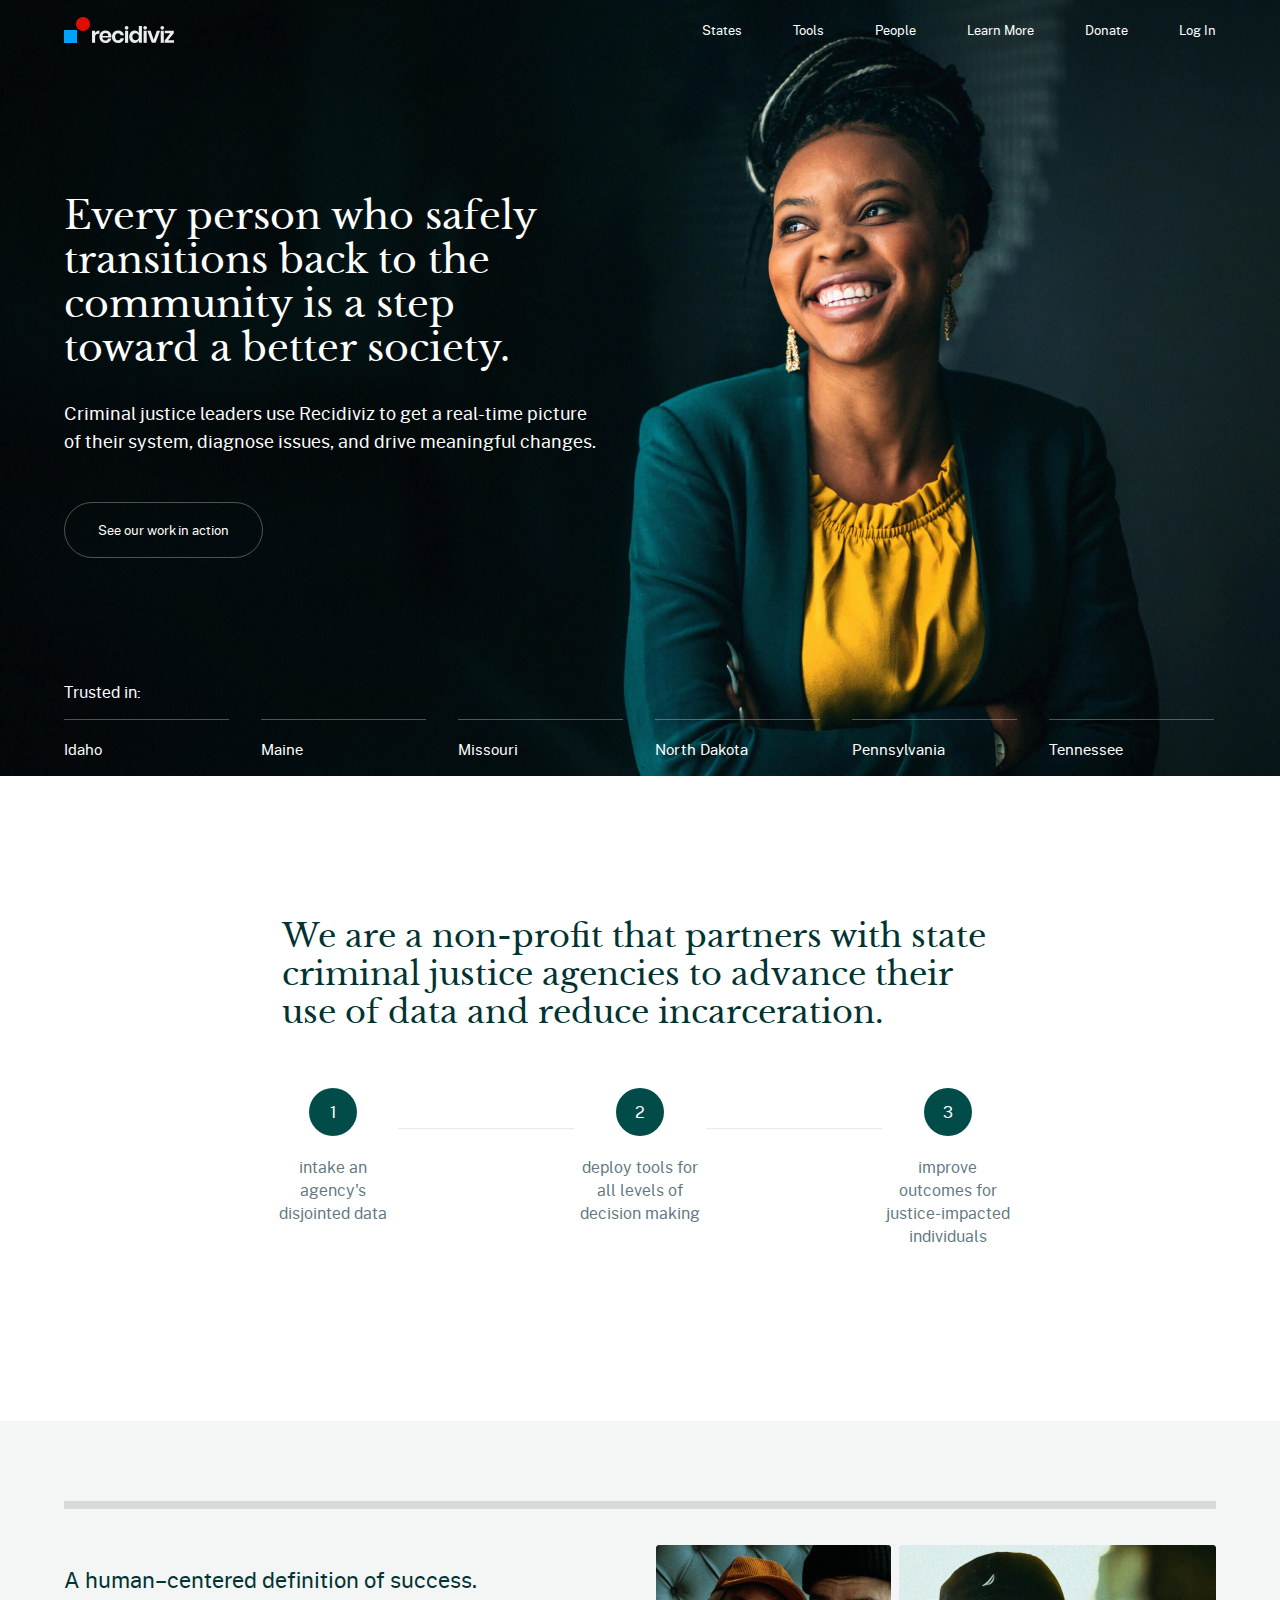
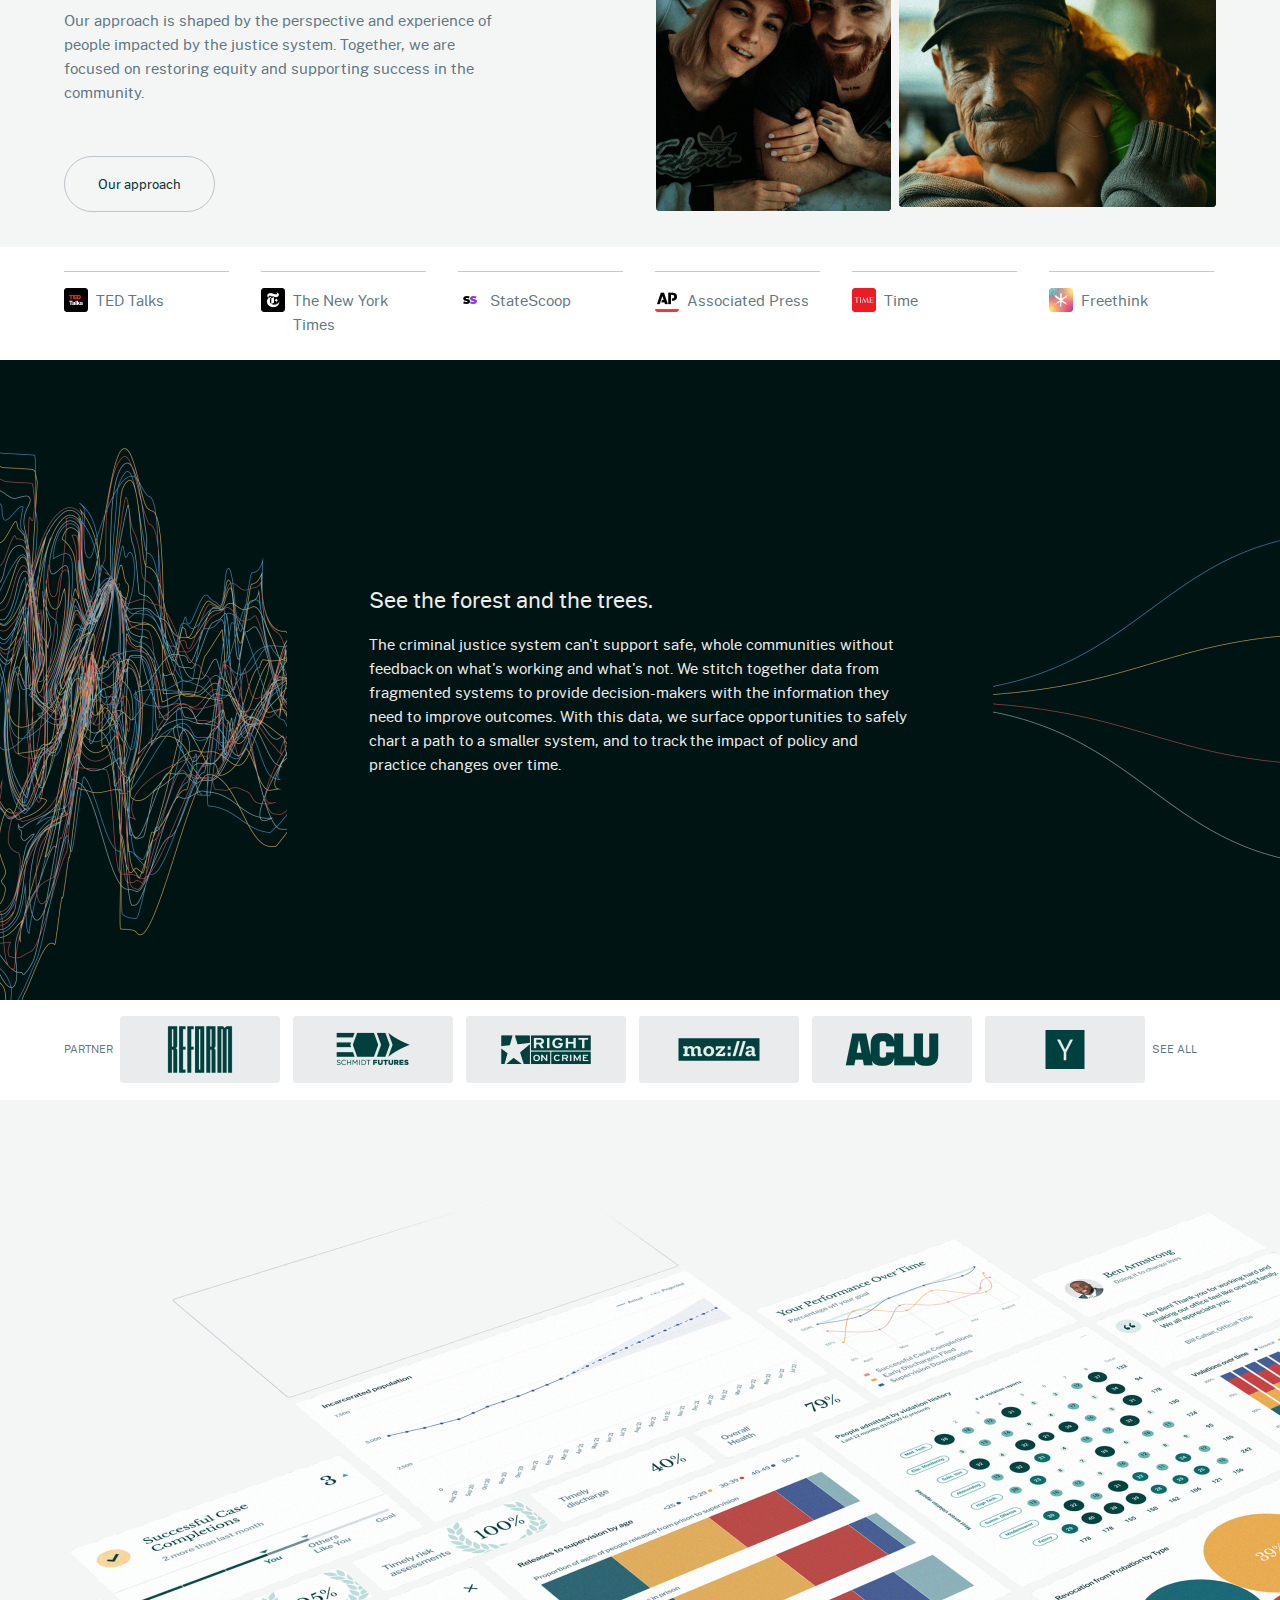
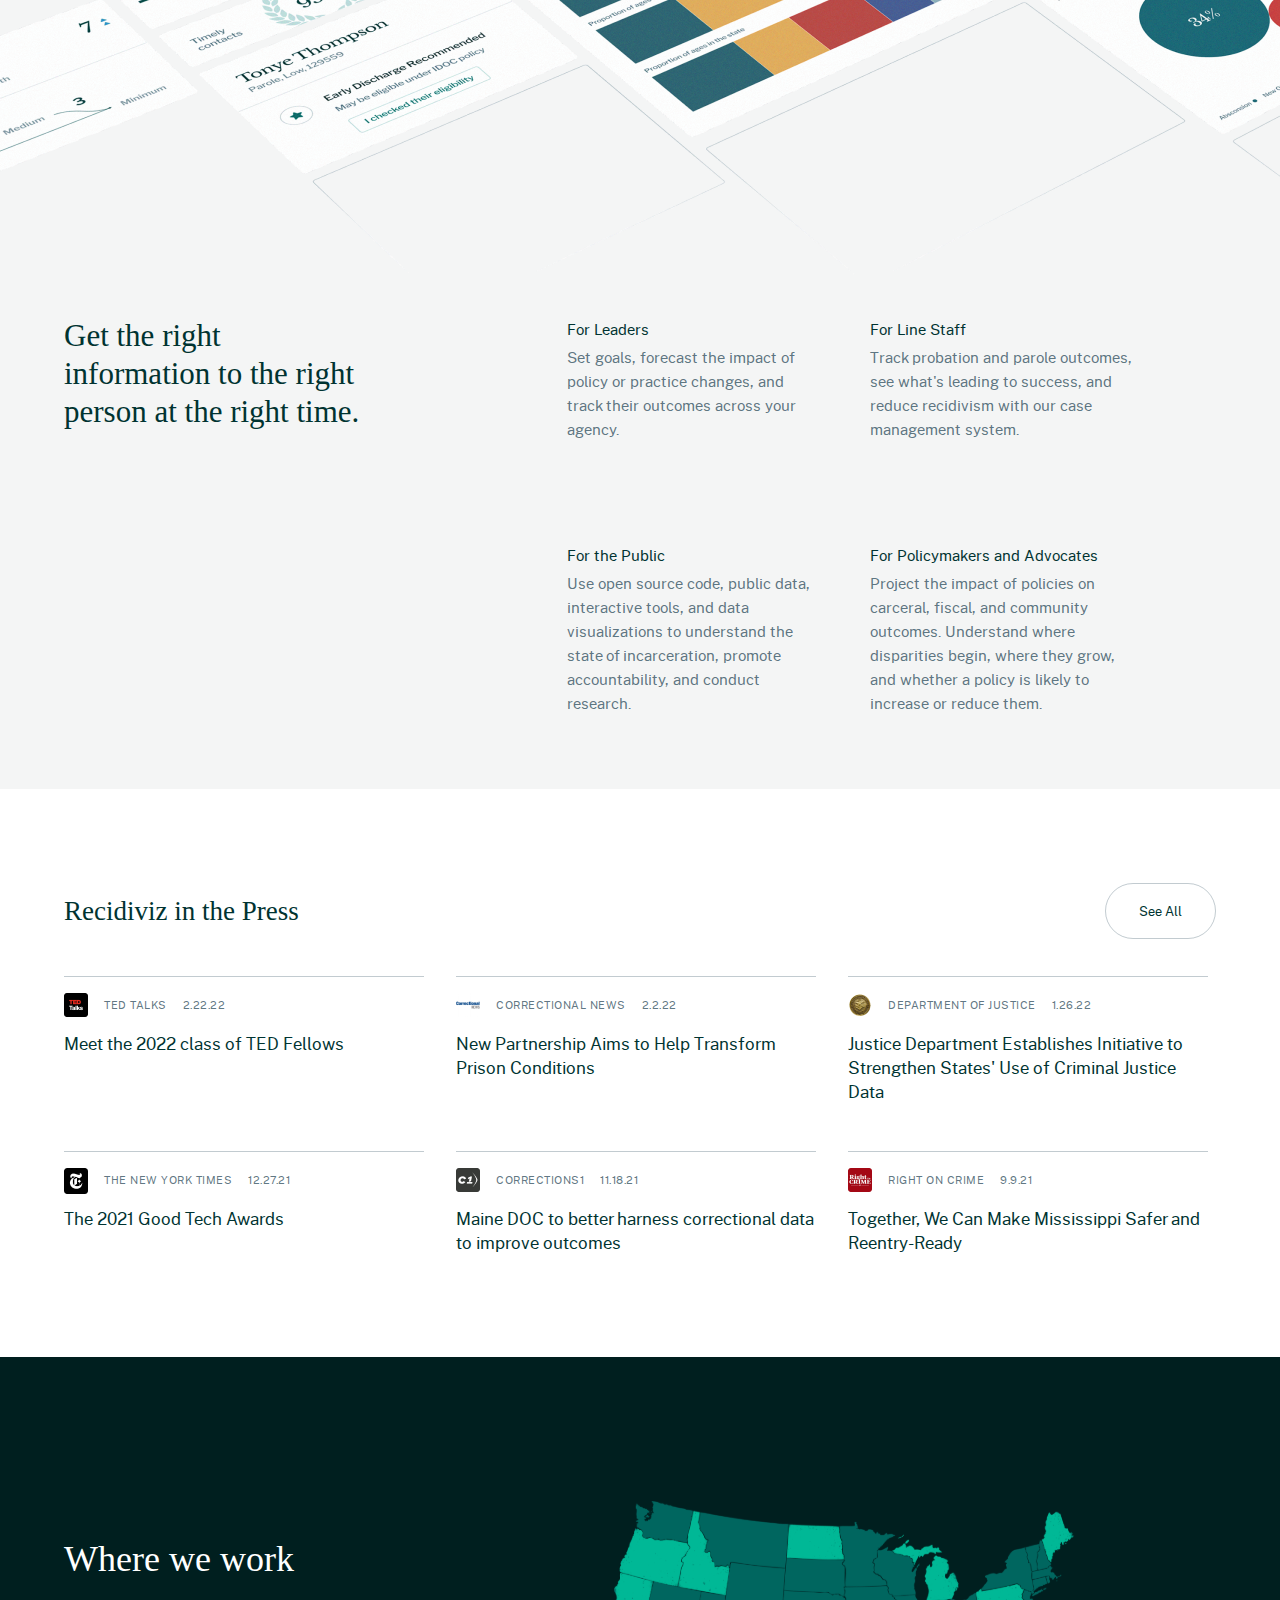
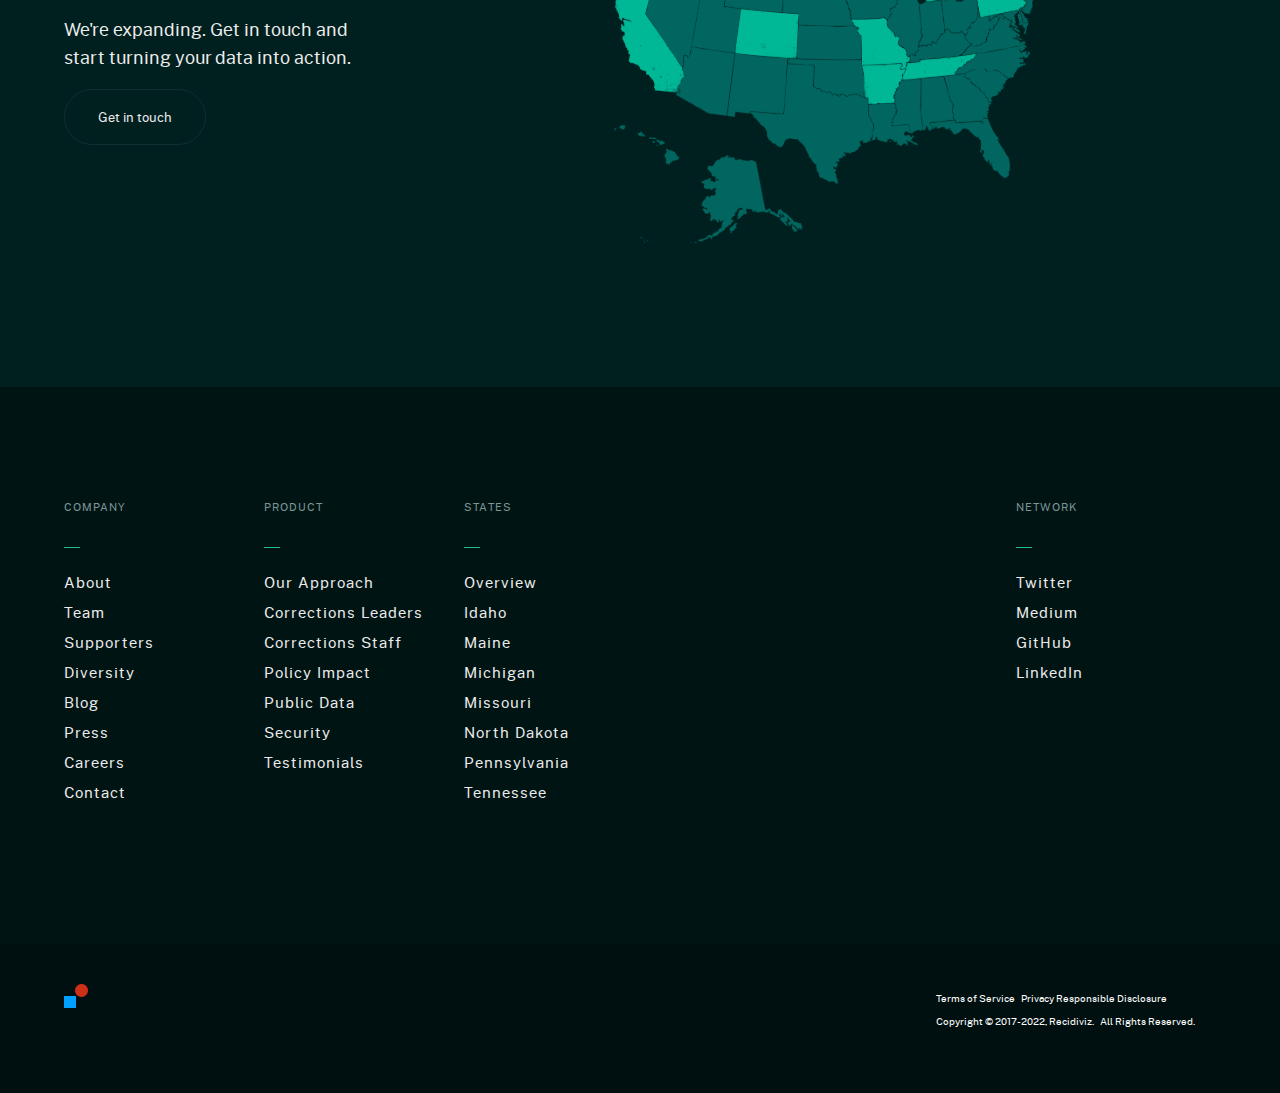
<file: index.html>
<!DOCTYPE html>
<html lang="ru">
<head>
	<meta charset="UTF-8">
	<meta name="viewport" content="width=device-width, initial-scale=1.0">
	<meta name="author" content="Kiryl Kurtsou">

	<title>Recidiviz</title>

	<link rel="stylesheet" href="./assets/fonts/fonts.css">
	<link rel="stylesheet" href="./styles/index.css">
</head>
<body>

	<header class="header">
		<div class="container">
			<nav class="nav">
				<div class="nav__logo">
					<a class="nav__logo-link" href="#">
						<img class="nav__image" src="./assets/images/logo-header.svg" alt="logo">
					</a>
				</div>
				<ul class="nav__list">
					<li class="nav__item">
						<a class="nav__link" href="#">States</a>
					</li>
					<li class="nav__item">
						<a class="nav__link" href="#">Tools</a>
					</li>
					<li class="nav__item">
						<a class="nav__link" href="#">People</a>
					</li>
					<li class="nav__item">
						<a class="nav__link" href="#">Learn More</a>
					</li>
					<li class="nav__item">
						<a class="nav__link" href="#">Donate</a>
					</li>
					<li class="nav__item">
						<a class="nav__link" href="#">Log In</a>
					</li>
				</ul>
			</nav>

			<div class="hero">
				<div class="hero__intro">
					<h1 class="hero__title">Every person who safely transitions back to the community is a step toward a better society.</h1>
					<p class="hero__description">Criminal justice leaders use Recidiviz to get a real-time picture of their system, diagnose issues, and drive meaningful changes.</p>
					<a class="hero__button button" href="#">See our work in action</a>
				</div>
				<div class="hero__entrusted">
					<!-- Trusted in: -->
					<div class="hero__entrusted-item">Idaho</div>
					<div class="hero__entrusted-item">Maine</div>
					<div class="hero__entrusted-item">Missouri</div>
					<div class="hero__entrusted-item">North Dakota</div>
					<div class="hero__entrusted-item">Pennsylvania</div>
					<div class="hero__entrusted-item">Tennessee</div>
				</div>
			</div>
		</div>
	</header>

	<main class="main">
		<div class="section__non-profit">
			<div class="container">
				<h1 class="section__non-profit-title">We are a non-profit that partners with state criminal justice agencies to advance their use of data and reduce incarceration.</h1>
			<div class="section__methods">
				<div class="metod">
					<div class="method__head">1</div>
					<div class="method__body">intake an agency's disjointed data</div>
				</div>
        <hr>
				<div class="metod">
					<div class="method__head">2</div>
					<div class="method__body">deploy tools for all levels of decision making</div>
				</div>
        <hr>
				<div class="metod">
					<div class="method__head">3</div>
					<div class="method__body">improve outcomes for justice-impacted individuals</div>
				</div>
			</div>
			</div>
		</div>

		<div class="section__approach">
			<div class="container container__flex">
				<div class="section__aproach-intro">
					<h2 class="section__title">A human–centered definition of success.</h2>
					<p class="section__description">Our approach is shaped by the perspective and experience of people impacted by the justice system. Together, we are focused on restoring equity and supporting success in the community.</p>
					<a class="section__button button" href="#">Our approach</a>
				</div>
				<div class="section__aproach-images">
					<div class="aproach-image">
						<img class="image" src="./assets/images/foto.jpg" alt="foto">
					</div>
					<div class="aproach-image">
						<img class="image" src="./assets/images/foto-2.jpg" alt="foto">
					</div>
				</div>
			</div>
		</div>

		<div class="section__supports">
			<div class="container">
				<div class="section__supports-item">TED Talks</div>
				<div class="section__supports-item">The New York Times</div>
				<div class="section__supports-item">StateScoop</div>
				<div class="section__supports-item">Associated Press</div>
				<div class="section__supports-item">Time</div>
				<div class="section__supports-item">Freethink</div>
			</div>
		</div>

		<div class="section__sistems">
			<div class="section__sistems-images">
				<img class="image" src="./assets/images/grafic.png" alt="grafic">
			</div>
			<div class="section__sistems-intro">
				<h2 class="section__sistems-title">See the forest and the trees.</h2>
				<p class="section__sistems-description">The criminal justice system can't support safe, whole communities without feedback on what's working and what's not. We stitch together data from fragmented systems to provide decision-makers with the information they need to improve outcomes. With this data, we surface opportunities to safely chart a path to a smaller system, and to track the impact of policy and practice changes over time.</p>
			</div>
			<div class="section__sistems-images">
				<img class="image" src="./assets/images/grafic-3.png" alt="grafic">
			</div>
		</div>

		<div class="section__partners">
			<div class="container">
        <div class="section__label">partner</div>
				<div class="section__partner">
					<img class="image" src="./assets/images/partner-reform.jpg" alt="partner">
				</div>
				<div class="section__partner">
					<img class="image" src="./assets/images/partner-schmidt.jpg" alt="partner">
				</div>
				<div class="section__partner">
					<img class="image" src="./assets/images/partner-right.jpg" alt="partner">
				</div>
				<div class="section__partner">
					<img class="image" src="./assets/images/partner-mozilla.jpg" alt="partner">
				</div>
				<div class="section__partner">
					<img class="image" src="./assets/images/partner-aclu.jpg" alt="partner">
				</div>
				<div class="section__partner">
					<img class="image" src="./assets/images/partner-y.jpg" alt="partner">
				</div>
        <div class="section__label">see all</div>
			</div>
		</div>

		<div class="section__info">
			<div class="section__info-images">
				<img images src="./assets/images/grafic-2.png" alt="grafic">
			</div>
			<div class="container">
				<h2 class="section__info-title">Get&nbsp;the&nbsp;right information&nbsp;to&nbsp;the&nbsp;right person&nbsp;at&nbsp;the&nbsp;right&nbsp;time.</h2>
			<div class="section__info-items">
				<div class="section__info-item">
					<div class="section__info-item-subtitle">For Leaders</div>
					<div class="section__info-item-text">Set goals, forecast the impact of policy or practice changes, and track&nbsp;their outcomes across your agency.</div>
				</div>
				<div class="section__info-item">
					<div class="section__info-item-subtitle">For Line Staff</div>
					<div class="section__info-item-text">Track probation and parole outcomes, see what's leading to success, and reduce recidivism with our case management system.</div>
				</div>
				<div class="section__info-item">
					<div class="section__info-item-subtitle">For the Public</div>
					<div class="section__info-item-text">Use open source code, public data, interactive tools, and data visualizations to understand the state&nbsp;of&nbsp;incarceration, promote accountability, and conduct<br>research.</div>
				</div>
				<div class="section__info-item">
					<div class="section__info-item-subtitle">For Policymakers and Advocates</div>
					<div class="section__info-item-text">Project the impact of policies on carceral, fiscal, and community outcomes. Understand where disparities begin, where they grow, and whether a policy is likely to increase or reduce them.</div>
				</div>
			</div>
			</div>
		</div>

		<div class="section__press">
			<div class="container">
				<div class="section__press-intro">
					<h2 class="section__press-title">Recidiviz in the Press</h2>
					<a class="section__button button" href="#">See All</a>
				</div>
				<div class="section__press-items">
					<div class="section__press-item">
            <div class="section__press-label">
              <div class="section__press-image">
                <img class="image" src="./assets/images/TEDTalks.png" alt="#">
              </div>
              <div class="section__press-partner">TED Talks</div>
              <div class="section__press-date">2.22.22</div>
            </div>
						<a class="section__press-link" href="#">Meet the 2022 class of TED Fellows</a>
					</div>
					<div class="section__press-item">
            <div class="section__press-label">
              <div class="section__press-image">
                <img class="image" src="./assets/images/CorrectionalNews.png" alt="#">
              </div>
              <div class="section__press-partner">Correctional News</div>
              <div class="section__press-date">2.2.22</div>
            </div>
						<a class="section__press-link" href="#">New Partnership Aims to Help Transform Prison Conditions</a>
					</div>
					<div class="section__press-item">
            <div class="section__press-label">
              <div class="section__press-image">
                <img class="image" src="./assets/images/DepartmentOfJustice.png" alt="#">
              </div>
              <div class="section__press-partner">Department of Justice</div>
              <div class="section__press-date">1.26.22</div>
            </div>
						<a class="section__press-link" href="#">Justice Department Establishes Initiative to Strengthen States' Use of Criminal Justice Data</a>
					</div>
					<div class="section__press-item">
            <div class="section__press-label">
              <div class="section__press-image">
                <img class="image" src="./assets/images/TheNewYorkTimes.png" alt="#">
              </div>
              <div class="section__press-partner">The New York Times</div>
              <div class="section__press-date">12.27.21</div>
            </div>
						<a class="section__press-link" href="#">The 2021 Good Tech Awards</a>
					</div>
					<div class="section__press-item">
            <div class="section__press-label">
              <div class="section__press-image">
                <img class="image" src="./assets/images/Corrections1.png" alt="#">
              </div>
              <div class="section__press-partner">Corrections1</div>
              <div class="section__press-date">11.18.21</div>
            </div>
						<a class="section__press-link" href="#">Maine DOC to better harness correctional data to improve outcomes</a>
					</div>
					<div class="section__press-item">
            <div class="section__press-label">
              <div class="section__press-image">
                <img class="image" src="./assets/images/RightOnCrime.png" alt="#">
              </div>
              <div class="section__press-partner">Right on Crime</div>
              <div class="section__press-date">9.9.21</div>
            </div>
						<a class="section__press-link" href="#">Together, We Can Make Mississippi Safer and Reentry-Ready</a>
					</div>
				</div>
			</div>
		</div>

		<div class="section__area">
			<div class="container">
				<h2 class="section__area-title">Where we work</h2>
				<p class="section__area-description">We're expanding. Get in touch and start&nbsp;turning your data into action.</p>
				<a class="section__button button" href="#">Get in touch</a>
			</div>
		</div>

		<div class="section__more">
			<div class="container">
				<ul class="section__list">
					<li class="section__list-title">
            company
						<ul class="section__sublist">
							<!-- Company -->
							<li class="section__item">
								<a class="section__link" href="#">About</a>
							</li>
							<li class="section__item">
								<a class="section__link" href="#">Team</a>
							</li>
							<li class="section__item">
								<a class="section__link" href="#">Supporters</a>
							</li>
							<li class="section__item">
								<a class="section__link" href="#">Diversity</a>
							</li>
							<li class="section__item">
								<a class="section__link" href="#">Blog</a>
							</li>
							<li class="section__item">
								<a class="section__link" href="#">Press</a>
							</li>
							<li class="section__item">
								<a class="section__link" href="#">Careers</a>
							</li>
							<li class="section__item">
								<a class="section__link" href="#">Contact</a>
							</li>
						</ul>
					</li>
					<li class="section__list-title">
            product
						<ul class="section__sublist">
							<!-- Product -->
							<li class="section__item">
								<a class="section__link" href="#">Our Approach</a>
							</li>
							<li class="section__item">
								<a class="section__link" href="#">Corrections Leaders</a>
							</li>
							<li class="section__item">
								<a class="section__link" href="#">Corrections Staff</a>
							</li>
							<li class="section__item">
								<a class="section__link" href="#">Policy Impact</a>
							</li>
							<li class="section__item">
								<a class="section__link" href="#">Public Data</a>
							</li>
							<li class="section__item">
								<a class="section__link" href="#">Security</a>
							</li>
							<li class="section__item">
								<a class="section__link" href="#">Testimonials</a>
							</li>
						</ul>
					</li>
					<li class="section__list-title">
            states
						<ul class="section__sublist">
							<!-- States -->
							<li class="section__item">
								<a class="section__link" href="#">Overview</a>
							</li>
							<li class="section__item">
								<a class="section__link" href="#">Idaho</a>
							</li>
							<li class="section__item">
								<a class="section__link" href="#">Maine</a>
							</li>
							<li class="section__item">
								<a class="section__link" href="#">Michigan</a>
							</li>
							<li class="section__item">
								<a class="section__link" href="#">Missouri</a>
							</li>
							<li class="section__item">
								<a class="section__link" href="#">North Dakota</a>
							</li>
							<li class="section__item">
								<a class="section__link" href="#">Pennsylvania</a>
							</li>
							<li class="section__item">
								<a class="section__link" href="#">Tennessee</a>
							</li>
						</ul>
					</li>
					<li class="section__list-title">
            network
						<ul class="section__sublist">
							<!-- Network -->
							<li class="section__item">
								<a class="section__link" href="#">Twitter</a>
							</li>
							<li class="section__item">
								<a class="section__link" href="#">Medium</a>
							</li>
							<li class="section__item">
								<a class="section__link" href="#">GitHub</a>
							</li>
							<li class="section__item">
								<a class="section__link" href="#">LinkedIn</a>
							</li>
						</ul>
					</li>
				</ul>
			</div>
		</div>
	</main>

	<footer class="footer">
		<div class="container">
			<div class="footer__logo">
				<img class="image" src="./assets/images/logo-footer.svg" alt="logo">
			</div>
			<div class="copyright">
				<small class="small">Terms&nbsp;of&nbsp;Service&nbsp;&nbsp;&nbsp;Privacy&nbsp;Responsible&nbsp;Disclosure Copyright&nbsp;&copy;&nbsp;2017-2022,&nbsp;Recidiviz.&nbsp;&nbsp;&nbsp;All&nbsp;Rights Reserved.</small>
			</div>
		</div>
	</footer>
</body>
</html>
</file>
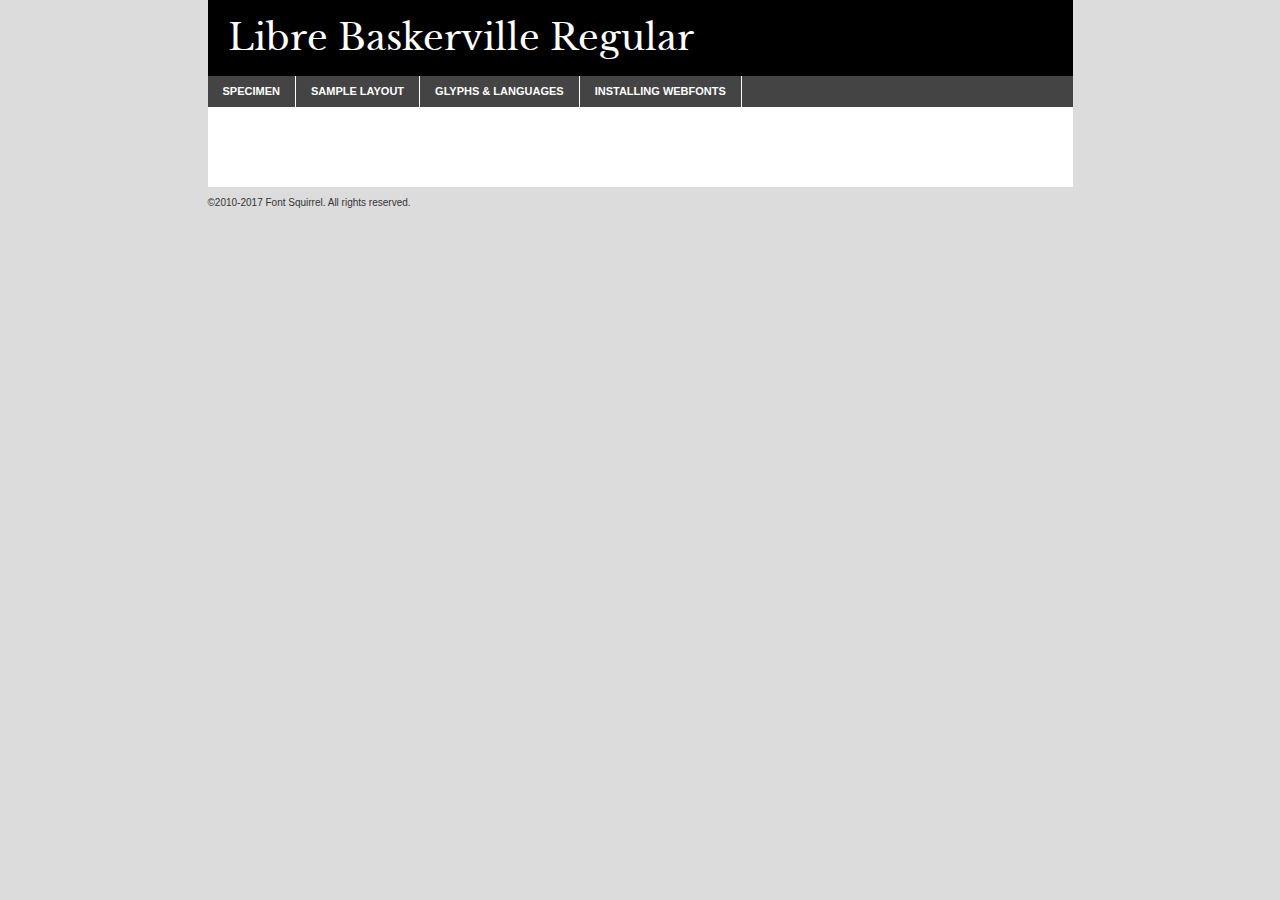
<file: assets/fonts/librebaskerville-regular-demo.html>
<!DOCTYPE html PUBLIC "-//W3C//DTD XHTML 1.0 Transitional//EN"
        "http://www.w3.org/TR/xhtml1/DTD/xhtml1-transitional.dtd">

<html xmlns="http://www.w3.org/1999/xhtml" xml:lang="en" lang="en">
<head>
    <meta http-equiv="Content-Type" content="text/html; charset=utf-8"/>
    <script src="http://ajax.googleapis.com/ajax/libs/jquery/1.7.2/jquery.min.js" type="text/javascript" charset="utf-8"></script>
    <script type="text/javascript">
		(function($) {
			$.fn.easyTabs = function(option) {
				var param = jQuery.extend({ fadeSpeed: 'fast', defaultContent: 1, activeClass: 'active' }, option);
				$(this).each(function() {
					var thisId = '#' + this.id;
					if ( param.defaultContent == '' )
					{
						param.defaultContent = 1;
					}
					if ( typeof param.defaultContent == 'number' )
					{
						var defaultTab = $(thisId + ' .tabs li:eq(' + (param.defaultContent - 1) + ') a').attr('href').substr(1);
					}
					else
					{
						var defaultTab = param.defaultContent;
					}
					$(thisId + ' .tabs li a').each(function() {
						var tabToHide = $(this).attr('href').substr(1);
						$('#' + tabToHide).addClass('easytabs-tab-content');
					});
					hideAll();
					changeContent(defaultTab);

					function hideAll() {$(thisId + ' .easytabs-tab-content').hide();}

					function changeContent(tabId)
					{
						hideAll();
						$(thisId + ' .tabs li').removeClass(param.activeClass);
						$(thisId + ' .tabs li a[href=#' + tabId + ']').closest('li').addClass(param.activeClass);
						if ( param.fadeSpeed != 'none' )
						{
							$(thisId + ' #' + tabId).fadeIn(param.fadeSpeed);
						}
						else
						{
							$(thisId + ' #' + tabId).show();
						}
					}

					$(thisId + ' .tabs li').click(function() {
						var tabId = $(this).find('a').attr('href').substr(1);
						changeContent(tabId);
						return false;
					});
				});
			}
		})(jQuery);
    </script>
    <link rel="stylesheet" href="specimen_files/specimen_stylesheet.css" type="text/css" charset="utf-8"/>
    <link rel="stylesheet" href="fonts.css" type="text/css" charset="utf-8"/>

    <style type="text/css">
        		body {
			font-family: 'libre_baskervilleregular';
        		}

            </style>

    <title>Libre Baskerville Regular Specimen</title>


    <script type="text/javascript" charset="utf-8">
		$(document).ready(function() {
			$('#container').easyTabs({ defaultContent: 1 });
		});
    </script>
</head>

<body>
<div id="container">
    <div id="header">
		Libre Baskerville Regular    </div>
    <ul class="tabs">
        <li><a href="#specimen">Specimen</a></li>
        <li><a href="#layout">Sample Layout</a></li>
		        <li><a href="#glyphs">Glyphs &amp; Languages</a></li>
        <li><a href="#installing">Installing Webfonts</a></li>

    </ul>

    <div id="main_content">


        <div id="specimen">

            <div class="section">
                <div class="grid12 firstcol">
                    <div class="huge">AaBb</div>
                </div>
            </div>

            <div class="section">
                <div class="glyph_range">A&#x200B;B&#x200b;C&#x200b;D&#x200b;E&#x200b;F&#x200b;G&#x200b;H&#x200b;I&#x200b;J&#x200b;K&#x200b;L&#x200b;M&#x200b;N&#x200b;O&#x200b;P&#x200b;Q&#x200b;R&#x200b;S&#x200b;T&#x200b;U&#x200b;V&#x200b;W&#x200b;X&#x200b;Y&#x200b;Z&#x200b;a&#x200b;b&#x200b;c&#x200b;d&#x200b;e&#x200b;f&#x200b;g&#x200b;h&#x200b;i&#x200b;j&#x200b;k&#x200b;l&#x200b;m&#x200b;n&#x200b;o&#x200b;p&#x200b;q&#x200b;r&#x200b;s&#x200b;t&#x200b;u&#x200b;v&#x200b;w&#x200b;x&#x200b;y&#x200b;z&#x200b;1&#x200b;2&#x200b;3&#x200b;4&#x200b;5&#x200b;6&#x200b;7&#x200b;8&#x200b;9&#x200b;0&#x200b;&amp;&#x200b;.&#x200b;,&#x200b;?&#x200b;!&#x200b;&#64;&#x200b;(&#x200b;)&#x200b;#&#x200b;$&#x200b;%&#x200b;*&#x200b;+&#x200b;-&#x200b;=&#x200b;:&#x200b;;</div>
            </div>
            <div class="section">
                <div class="grid12 firstcol">
                    <table class="sample_table">
                        <tr>
                            <td>10</td>
                            <td class="size10">abcdefghijklmnopqrstuvwxyzABCDEFGHIJKLMNOPQRSTUVWXYZ0123456789abcdefghijklmnopqrstuvwxyzABCDEFGHIJKLMNOPQRSTUVWXYZ0123456789abcdefghijklmnopqrstuvwxyzABCDEFGHIJKLMNOPQRSTUVWXYZ</td>
                        </tr>
                        <tr>
                            <td>11</td>
                            <td class="size11">abcdefghijklmnopqrstuvwxyzABCDEFGHIJKLMNOPQRSTUVWXYZ0123456789abcdefghijklmnopqrstuvwxyzABCDEFGHIJKLMNOPQRSTUVWXYZ0123456789abcdefghijklmnopqrstuvwxyzABCDEFGHIJKLMNOPQRSTUVWXYZ</td>
                        </tr>
                        <tr>
                            <td>12</td>
                            <td class="size12">abcdefghijklmnopqrstuvwxyzABCDEFGHIJKLMNOPQRSTUVWXYZ0123456789abcdefghijklmnopqrstuvwxyzABCDEFGHIJKLMNOPQRSTUVWXYZ0123456789abcdefghijklmnopqrstuvwxyzABCDEFGHIJKLMNOPQRSTUVWXYZ</td>
                        </tr>
                        <tr>
                            <td>13</td>
                            <td class="size13">abcdefghijklmnopqrstuvwxyzABCDEFGHIJKLMNOPQRSTUVWXYZ0123456789abcdefghijklmnopqrstuvwxyzABCDEFGHIJKLMNOPQRSTUVWXYZ0123456789abcdefghijklmnopqrstuvwxyzABCDEFGHIJKLMNOPQRSTUVWXYZ</td>
                        </tr>
                        <tr>
                            <td>14</td>
                            <td class="size14">abcdefghijklmnopqrstuvwxyzABCDEFGHIJKLMNOPQRSTUVWXYZ0123456789abcdefghijklmnopqrstuvwxyzABCDEFGHIJKLMNOPQRSTUVWXYZ0123456789abcdefghijklmnopqrstuvwxyzABCDEFGHIJKLMNOPQRSTUVWXYZ</td>
                        </tr>
                        <tr>
                            <td>16</td>
                            <td class="size16">abcdefghijklmnopqrstuvwxyzABCDEFGHIJKLMNOPQRSTUVWXYZ0123456789abcdefghijklmnopqrstuvwxyzABCDEFGHIJKLMNOPQRSTUVWXYZ</td>
                        </tr>
                        <tr>
                            <td>18</td>
                            <td class="size18">abcdefghijklmnopqrstuvwxyzABCDEFGHIJKLMNOPQRSTUVWXYZ0123456789abcdefghijklmnopqrstuvwxyzABCDEFGHIJKLMNOPQRSTUVWXYZ</td>
                        </tr>
                        <tr>
                            <td>20</td>
                            <td class="size20">abcdefghijklmnopqrstuvwxyzABCDEFGHIJKLMNOPQRSTUVWXYZ0123456789abcdefghijklmnopqrstuvwxyzABCDEFGHIJKLMNOPQRSTUVWXYZ</td>
                        </tr>
                        <tr>
                            <td>24</td>
                            <td class="size24">abcdefghijklmnopqrstuvwxyzABCDEFGHIJKLMNOPQRSTUVWXYZ0123456789abcdefghijklmnopqrstuvwxyzABCDEFGHIJKLMNOPQRSTUVWXYZ</td>
                        </tr>
                        <tr>
                            <td>30</td>
                            <td class="size30">abcdefghijklmnopqrstuvwxyzABCDEFGHIJKLMNOPQRSTUVWXYZ0123456789abcdefghijklmnopqrstuvwxyzABCDEFGHIJKLMNOPQRSTUVWXYZ</td>
                        </tr>
                        <tr>
                            <td>36</td>
                            <td class="size36">abcdefghijklmnopqrstuvwxyzABCDEFGHIJKLMNOPQRSTUVWXYZ0123456789abcdefghijklmnopqrstuvwxyzABCDEFGHIJKLMNOPQRSTUVWXYZ</td>
                        </tr>
                        <tr>
                            <td>48</td>
                            <td class="size48">abcdefghijklmnopqrstuvwxyzABCDEFGHIJKLMNOPQRSTUVWXYZ0123456789abcdefghijklmnopqrstuvwxyzABCDEFGHIJKLMNOPQRSTUVWXYZ</td>
                        </tr>
                        <tr>
                            <td>60</td>
                            <td class="size60">abcdefghijklmnopqrstuvwxyzABCDEFGHIJKLMNOPQRSTUVWXYZ0123456789abcdefghijklmnopqrstuvwxyzABCDEFGHIJKLMNOPQRSTUVWXYZ</td>
                        </tr>
                        <tr>
                            <td>72</td>
                            <td class="size72">abcdefghijklmnopqrstuvwxyzABCDEFGHIJKLMNOPQRSTUVWXYZ0123456789abcdefghijklmnopqrstuvwxyzABCDEFGHIJKLMNOPQRSTUVWXYZ</td>
                        </tr>
                        <tr>
                            <td>90</td>
                            <td class="size90">abcdefghijklmnopqrstuvwxyzABCDEFGHIJKLMNOPQRSTUVWXYZ0123456789abcdefghijklmnopqrstuvwxyzABCDEFGHIJKLMNOPQRSTUVWXYZ</td>
                        </tr>
                    </table>

                </div>

            </div>


            <div class="section" id="bodycomparison">


                <div id="xheight">
                    <div class="fontbody">&#x25FC;&#x25FC;&#x25FC;&#x25FC;&#x25FC;&#x25FC;&#x25FC;&#x25FC;&#x25FC;&#x25FC;&#x25FC;&#x25FC;&#x25FC;&#x25FC;&#x25FC;&#x25FC;&#x25FC;&#x25FC;&#x25FC;&#x25FC;&#x25FC;&#x25FC;&#x25FC;&#x25FC;&#x25FC;&#x25FC;&#x25FC;&#x25FC;&#x25FC;&#x25FC;&#x25FC;&#x25FC;&#x25FC;&#x25FC;&#x25FC;&#x25FC;&#x25FC;&#x25FC;&#x25FC;&#x25FC;&#x25FC;&#x25FC;&#x25FC;&#x25FC;&#x25FC;&#x25FC;&#x25FC;&#x25FC;&#x25FC;&#x25FC;&#x25FC;&#x25FC;&#x25FC;&#x25FC;&#x25FC;&#x25FC;&#x25FC;&#x25FC;&#x25FC;&#x25FC;&#x25FC;&#x25FC;&#x25FC;&#x25FC;&#x25FC;&#x25FC;&#x25FC;&#x25FC;&#x25FC;&#x25FC;&#x25FC;&#x25FC;&#x25FC;&#x25FC;&#x25FC;&#x25FC;&#x25FC;&#x25FC;&#x25FC;&#x25FC;&#x25FC;&#x25FC;&#x25FC;&#x25FC;&#x25FC;&#x25FC;&#x25FC;&#x25FC;&#x25FC;&#x25FC;&#x25FC;&#x25FC;&#x25FC;&#x25FC;&#x25FC;&#x25FC;&#x25FC;&#x25FC;&#x25FC;body</div>
                    <div class="arialbody">body</div>
                    <div class="verdanabody">body</div>
                    <div class="georgiabody">body</div>
                </div>
                <div class="fontbody" style="z-index:1">
                    body<span>Libre Baskerville Regular</span>
                </div>
                <div class="arialbody" style="z-index:1">
                    body<span>Arial</span>
                </div>
                <div class="verdanabody" style="z-index:1">
                    body<span>Verdana</span>
                </div>
                <div class="georgiabody" style="z-index:1">
                    body<span>Georgia</span>
                </div>


            </div>


            <div class="section psample psample_row1" id="">

                <div class="grid2 firstcol">
                    <p class="size10"><span>10.</span>Aenean lacinia bibendum nulla sed consectetur. Fusce dapibus, tellus ac cursus commodo, tortor mauris condimentum nibh, ut fermentum massa justo sit amet risus. Nullam id dolor id nibh ultricies vehicula ut id elit. Cum sociis natoque penatibus et magnis dis parturient montes, nascetur ridiculus mus. Nulla vitae elit libero, a pharetra augue.</p>

                </div>
                <div class="grid3">
                    <p class="size11"><span>11.</span>Aenean lacinia bibendum nulla sed consectetur. Fusce dapibus, tellus ac cursus commodo, tortor mauris condimentum nibh, ut fermentum massa justo sit amet risus. Nullam id dolor id nibh ultricies vehicula ut id elit. Cum sociis natoque penatibus et magnis dis parturient montes, nascetur ridiculus mus. Nulla vitae elit libero, a pharetra augue.</p>

                </div>
                <div class="grid3">
                    <p class="size12"><span>12.</span>Aenean lacinia bibendum nulla sed consectetur. Fusce dapibus, tellus ac cursus commodo, tortor mauris condimentum nibh, ut fermentum massa justo sit amet risus. Nullam id dolor id nibh ultricies vehicula ut id elit. Cum sociis natoque penatibus et magnis dis parturient montes, nascetur ridiculus mus. Nulla vitae elit libero, a pharetra augue.</p>

                </div>
                <div class="grid4">
                    <p class="size13"><span>13.</span>Aenean lacinia bibendum nulla sed consectetur. Fusce dapibus, tellus ac cursus commodo, tortor mauris condimentum nibh, ut fermentum massa justo sit amet risus. Nullam id dolor id nibh ultricies vehicula ut id elit. Cum sociis natoque penatibus et magnis dis parturient montes, nascetur ridiculus mus. Nulla vitae elit libero, a pharetra augue.</p>

                </div>
                <div class="white_blend"></div>

            </div>
            <div class="section psample psample_row2" id="">
                <div class="grid3 firstcol">
                    <p class="size14"><span>14.</span>Aenean lacinia bibendum nulla sed consectetur. Fusce dapibus, tellus ac cursus commodo, tortor mauris condimentum nibh, ut fermentum massa justo sit amet risus. Nullam id dolor id nibh ultricies vehicula ut id elit. Cum sociis natoque penatibus et magnis dis parturient montes, nascetur ridiculus mus. Nulla vitae elit libero, a pharetra augue.</p>

                </div>
                <div class="grid4">
                    <p class="size16"><span>16.</span>Aenean lacinia bibendum nulla sed consectetur. Fusce dapibus, tellus ac cursus commodo, tortor mauris condimentum nibh, ut fermentum massa justo sit amet risus. Nullam id dolor id nibh ultricies vehicula ut id elit. Cum sociis natoque penatibus et magnis dis parturient montes, nascetur ridiculus mus. Nulla vitae elit libero, a pharetra augue.</p>

                </div>
                <div class="grid5">
                    <p class="size18"><span>18.</span>Aenean lacinia bibendum nulla sed consectetur. Fusce dapibus, tellus ac cursus commodo, tortor mauris condimentum nibh, ut fermentum massa justo sit amet risus. Nullam id dolor id nibh ultricies vehicula ut id elit. Cum sociis natoque penatibus et magnis dis parturient montes, nascetur ridiculus mus. Nulla vitae elit libero, a pharetra augue.</p>

                </div>

                <div class="white_blend"></div>

            </div>

            <div class="section psample psample_row3" id="">
                <div class="grid5 firstcol">
                    <p class="size20"><span>20.</span>Aenean lacinia bibendum nulla sed consectetur. Fusce dapibus, tellus ac cursus commodo, tortor mauris condimentum nibh, ut fermentum massa justo sit amet risus. Nullam id dolor id nibh ultricies vehicula ut id elit. Cum sociis natoque penatibus et magnis dis parturient montes, nascetur ridiculus mus. Nulla vitae elit libero, a pharetra augue.</p>
                </div>
                <div class="grid7">
                    <p class="size24"><span>24.</span>Aenean lacinia bibendum nulla sed consectetur. Fusce dapibus, tellus ac cursus commodo, tortor mauris condimentum nibh, ut fermentum massa justo sit amet risus. Nullam id dolor id nibh ultricies vehicula ut id elit. Cum sociis natoque penatibus et magnis dis parturient montes, nascetur ridiculus mus. Nulla vitae elit libero, a pharetra augue.</p>
                </div>

                <div class="white_blend"></div>

            </div>

            <div class="section psample psample_row4" id="">
                <div class="grid12 firstcol">
                    <p class="size30"><span>30.</span>Aenean lacinia bibendum nulla sed consectetur. Fusce dapibus, tellus ac cursus commodo, tortor mauris condimentum nibh, ut fermentum massa justo sit amet risus. Nullam id dolor id nibh ultricies vehicula ut id elit. Cum sociis natoque penatibus et magnis dis parturient montes, nascetur ridiculus mus. Nulla vitae elit libero, a pharetra augue.</p>
                </div>
                <div class="white_blend"></div>

            </div>


            <div class="section psample psample_row1 fullreverse">
                <div class="grid2 firstcol">
                    <p class="size10"><span>10.</span>Aenean lacinia bibendum nulla sed consectetur. Fusce dapibus, tellus ac cursus commodo, tortor mauris condimentum nibh, ut fermentum massa justo sit amet risus. Nullam id dolor id nibh ultricies vehicula ut id elit. Cum sociis natoque penatibus et magnis dis parturient montes, nascetur ridiculus mus. Nulla vitae elit libero, a pharetra augue.</p>

                </div>
                <div class="grid3">
                    <p class="size11"><span>11.</span>Aenean lacinia bibendum nulla sed consectetur. Fusce dapibus, tellus ac cursus commodo, tortor mauris condimentum nibh, ut fermentum massa justo sit amet risus. Nullam id dolor id nibh ultricies vehicula ut id elit. Cum sociis natoque penatibus et magnis dis parturient montes, nascetur ridiculus mus. Nulla vitae elit libero, a pharetra augue.</p>

                </div>
                <div class="grid3">
                    <p class="size12"><span>12.</span>Aenean lacinia bibendum nulla sed consectetur. Fusce dapibus, tellus ac cursus commodo, tortor mauris condimentum nibh, ut fermentum massa justo sit amet risus. Nullam id dolor id nibh ultricies vehicula ut id elit. Cum sociis natoque penatibus et magnis dis parturient montes, nascetur ridiculus mus. Nulla vitae elit libero, a pharetra augue.</p>

                </div>
                <div class="grid4">
                    <p class="size13"><span>13.</span>Aenean lacinia bibendum nulla sed consectetur. Fusce dapibus, tellus ac cursus commodo, tortor mauris condimentum nibh, ut fermentum massa justo sit amet risus. Nullam id dolor id nibh ultricies vehicula ut id elit. Cum sociis natoque penatibus et magnis dis parturient montes, nascetur ridiculus mus. Nulla vitae elit libero, a pharetra augue.</p>

                </div>
                <div class="black_blend"></div>

            </div>

            <div class="section psample psample_row2 fullreverse">
                <div class="grid3 firstcol">
                    <p class="size14"><span>14.</span>Aenean lacinia bibendum nulla sed consectetur. Fusce dapibus, tellus ac cursus commodo, tortor mauris condimentum nibh, ut fermentum massa justo sit amet risus. Nullam id dolor id nibh ultricies vehicula ut id elit. Cum sociis natoque penatibus et magnis dis parturient montes, nascetur ridiculus mus. Nulla vitae elit libero, a pharetra augue.</p>

                </div>
                <div class="grid4">
                    <p class="size16"><span>16.</span>Aenean lacinia bibendum nulla sed consectetur. Fusce dapibus, tellus ac cursus commodo, tortor mauris condimentum nibh, ut fermentum massa justo sit amet risus. Nullam id dolor id nibh ultricies vehicula ut id elit. Cum sociis natoque penatibus et magnis dis parturient montes, nascetur ridiculus mus. Nulla vitae elit libero, a pharetra augue.</p>

                </div>
                <div class="grid5">
                    <p class="size18"><span>18.</span>Aenean lacinia bibendum nulla sed consectetur. Fusce dapibus, tellus ac cursus commodo, tortor mauris condimentum nibh, ut fermentum massa justo sit amet risus. Nullam id dolor id nibh ultricies vehicula ut id elit. Cum sociis natoque penatibus et magnis dis parturient montes, nascetur ridiculus mus. Nulla vitae elit libero, a pharetra augue.</p>

                </div>
                <div class="black_blend"></div>

            </div>

            <div class="section psample fullreverse psample_row3" id="">
                <div class="grid5 firstcol">
                    <p class="size20"><span>20.</span>Aenean lacinia bibendum nulla sed consectetur. Fusce dapibus, tellus ac cursus commodo, tortor mauris condimentum nibh, ut fermentum massa justo sit amet risus. Nullam id dolor id nibh ultricies vehicula ut id elit. Cum sociis natoque penatibus et magnis dis parturient montes, nascetur ridiculus mus. Nulla vitae elit libero, a pharetra augue.</p>
                </div>
                <div class="grid7">
                    <p class="size24"><span>24.</span>Aenean lacinia bibendum nulla sed consectetur. Fusce dapibus, tellus ac cursus commodo, tortor mauris condimentum nibh, ut fermentum massa justo sit amet risus. Nullam id dolor id nibh ultricies vehicula ut id elit. Cum sociis natoque penatibus et magnis dis parturient montes, nascetur ridiculus mus. Nulla vitae elit libero, a pharetra augue.</p>
                </div>

                <div class="black_blend"></div>

            </div>

            <div class="section psample fullreverse psample_row4" id="" style="border-bottom: 20px #000 solid;">
                <div class="grid12 firstcol">
                    <p class="size30"><span>30.</span>Aenean lacinia bibendum nulla sed consectetur. Fusce dapibus, tellus ac cursus commodo, tortor mauris condimentum nibh, ut fermentum massa justo sit amet risus. Nullam id dolor id nibh ultricies vehicula ut id elit. Cum sociis natoque penatibus et magnis dis parturient montes, nascetur ridiculus mus. Nulla vitae elit libero, a pharetra augue.</p>
                </div>
                <div class="black_blend"></div>

            </div>


        </div>

        <div id="layout">

            <div class="section">

                <div class="grid12 firstcol">
                    <h1>Lorem Ipsum Dolor</h1>
                    <h2>Etiam porta sem malesuada magna mollis euismod</h2>

                    <p class="byline">By <a href="#link">Aenean Lacinia</a></p>
                </div>
            </div>
            <div class="section">
                <div class="grid8 firstcol">
                    <p class="large">Donec sed odio dui. Morbi leo risus, porta ac consectetur ac, vestibulum at eros. Fusce dapibus, tellus ac cursus commodo, tortor mauris condimentum nibh, ut fermentum massa justo sit amet risus. </p>


                    <h3>Pellentesque ornare sem</h3>

                    <p>Maecenas sed diam eget risus varius blandit sit amet non magna. Maecenas faucibus mollis interdum. Donec ullamcorper nulla non metus auctor fringilla. Nullam id dolor id nibh ultricies vehicula ut id elit. Nullam id dolor id nibh ultricies vehicula ut id elit. </p>

                    <p>Aenean eu leo quam. Pellentesque ornare sem lacinia quam venenatis vestibulum. Lorem ipsum dolor sit amet, consectetur adipiscing elit. Cum sociis natoque penatibus et magnis dis parturient montes, nascetur ridiculus mus. </p>

                    <p>Nulla vitae elit libero, a pharetra augue. Praesent commodo cursus magna, vel scelerisque nisl consectetur et. Aenean lacinia bibendum nulla sed consectetur. </p>

                    <p>Nullam quis risus eget urna mollis ornare vel eu leo. Nullam quis risus eget urna mollis ornare vel eu leo. Maecenas sed diam eget risus varius blandit sit amet non magna. Donec ullamcorper nulla non metus auctor fringilla. </p>

                    <h3>Cras mattis consectetur</h3>

                    <p>Aenean eu leo quam. Pellentesque ornare sem lacinia quam venenatis vestibulum. Aenean lacinia bibendum nulla sed consectetur. Integer posuere erat a ante venenatis dapibus posuere velit aliquet. Cras mattis consectetur purus sit amet fermentum. </p>

                    <p>Nullam id dolor id nibh ultricies vehicula ut id elit. Nullam quis risus eget urna mollis ornare vel eu leo. Cras mattis consectetur purus sit amet fermentum.</p>
                </div>

                <div class="grid4 sidebar">

                    <div class="box reverse">
                        <p class="last">Nullam quis risus eget urna mollis ornare vel eu leo. Donec ullamcorper nulla non metus auctor fringilla. Cras mattis consectetur purus sit amet fermentum. Sed posuere consectetur est at lobortis. Lorem ipsum dolor sit amet, consectetur adipiscing elit. </p>
                    </div>

                    <p class="caption">Maecenas sed diam eget risus varius.</p>

                    <p>Vestibulum id ligula porta felis euismod semper. Integer posuere erat a ante venenatis dapibus posuere velit aliquet. Vestibulum id ligula porta felis euismod semper. Sed posuere consectetur est at lobortis. Maecenas sed diam eget risus varius blandit sit amet non magna. Fusce dapibus, tellus ac cursus commodo, tortor mauris condimentum nibh, ut fermentum massa justo sit amet risus. </p>


                    <p>Duis mollis, est non commodo luctus, nisi erat porttitor ligula, eget lacinia odio sem nec elit. Aenean lacinia bibendum nulla sed consectetur. Vivamus sagittis lacus vel augue laoreet rutrum faucibus dolor auctor. Aenean lacinia bibendum nulla sed consectetur. Nullam quis risus eget urna mollis ornare vel eu leo. </p>

                    <p>Praesent commodo cursus magna, vel scelerisque nisl consectetur et. Donec ullamcorper nulla non metus auctor fringilla. Maecenas faucibus mollis interdum. Fusce dapibus, tellus ac cursus commodo, tortor mauris condimentum nibh, ut fermentum massa justo sit amet risus. </p>

                </div>
            </div>

        </div>


		

        <div id="glyphs">
            <div class="section">
                <div class="grid12 firstcol">

                    <h1>Language Support</h1>
                    <p>The subset of Libre Baskerville Regular in this kit supports the following languages:<br/>

						Albanian, Basque, Breton, Chamorro, Danish, Dutch, English, Faroese, Finnish, French, Frisian, Galician, German, Icelandic, Italian, Malagasy, Norwegian, Portuguese, Spanish, Alsatian, Aragonese, Arapaho, Arrernte, Asturian, Aymara, Bislama, Cebuano, Corsican, Fijian, French_creole, Genoese, Gilbertese, Greenlandic, Haitian_creole, Hiligaynon, Hmong, Hopi, Ibanag, Iloko_ilokano, Indonesian, Interglossa_glosa, Interlingua, Irish_gaelic, Jerriais, Lojban, Lombard, Luxembourgeois, Manx, Mohawk, Norfolk_pitcairnese, Occitan, Oromo, Pangasinan, Papiamento, Piedmontese, Potawatomi, Rhaeto-romance, Romansh, Rotokas, Sami_lule, Samoan, Sardinian, Scots_gaelic, Seychelles_creole, Shona, Sicilian, Somali, Southern_ndebele, Swahili, Swati_swazi, Tagalog_filipino_pilipino, Tetum, Tok_pisin, Uyghur_latinized, Volapuk, Walloon, Warlpiri, Xhosa, Yapese, Zulu, Latinbasic, Ubasic, Demo                    </p>
                    <h1>Glyph Chart</h1>
                    <p>The subset of Libre Baskerville Regular in this kit includes all the glyphs listed below. Unicode entities are included above each glyph to help you insert individual characters into your layout.</p>
                    <div id="glyph_chart">

																																	                                <div><p>&amp;#13;</p>&#13;</div>
																				                                <div><p>&amp;#32;</p>&#32;</div>
																				                                <div><p>&amp;#33;</p>&#33;</div>
																				                                <div><p>&amp;#34;</p>&#34;</div>
																				                                <div><p>&amp;#35;</p>&#35;</div>
																				                                <div><p>&amp;#36;</p>&#36;</div>
																				                                <div><p>&amp;#37;</p>&#37;</div>
																				                                <div><p>&amp;#38;</p>&#38;</div>
																				                                <div><p>&amp;#39;</p>&#39;</div>
																				                                <div><p>&amp;#40;</p>&#40;</div>
																				                                <div><p>&amp;#41;</p>&#41;</div>
																				                                <div><p>&amp;#42;</p>&#42;</div>
																				                                <div><p>&amp;#43;</p>&#43;</div>
																				                                <div><p>&amp;#44;</p>&#44;</div>
																				                                <div><p>&amp;#45;</p>&#45;</div>
																				                                <div><p>&amp;#46;</p>&#46;</div>
																				                                <div><p>&amp;#47;</p>&#47;</div>
																				                                <div><p>&amp;#48;</p>&#48;</div>
																				                                <div><p>&amp;#49;</p>&#49;</div>
																				                                <div><p>&amp;#50;</p>&#50;</div>
																				                                <div><p>&amp;#51;</p>&#51;</div>
																				                                <div><p>&amp;#52;</p>&#52;</div>
																				                                <div><p>&amp;#53;</p>&#53;</div>
																				                                <div><p>&amp;#54;</p>&#54;</div>
																				                                <div><p>&amp;#55;</p>&#55;</div>
																				                                <div><p>&amp;#56;</p>&#56;</div>
																				                                <div><p>&amp;#57;</p>&#57;</div>
																				                                <div><p>&amp;#58;</p>&#58;</div>
																				                                <div><p>&amp;#59;</p>&#59;</div>
																				                                <div><p>&amp;#60;</p>&#60;</div>
																				                                <div><p>&amp;#61;</p>&#61;</div>
																				                                <div><p>&amp;#62;</p>&#62;</div>
																				                                <div><p>&amp;#63;</p>&#63;</div>
																				                                <div><p>&amp;#64;</p>&#64;</div>
																				                                <div><p>&amp;#65;</p>&#65;</div>
																				                                <div><p>&amp;#66;</p>&#66;</div>
																				                                <div><p>&amp;#67;</p>&#67;</div>
																				                                <div><p>&amp;#68;</p>&#68;</div>
																				                                <div><p>&amp;#69;</p>&#69;</div>
																				                                <div><p>&amp;#70;</p>&#70;</div>
																				                                <div><p>&amp;#71;</p>&#71;</div>
																				                                <div><p>&amp;#72;</p>&#72;</div>
																				                                <div><p>&amp;#73;</p>&#73;</div>
																				                                <div><p>&amp;#74;</p>&#74;</div>
																				                                <div><p>&amp;#75;</p>&#75;</div>
																				                                <div><p>&amp;#76;</p>&#76;</div>
																				                                <div><p>&amp;#77;</p>&#77;</div>
																				                                <div><p>&amp;#78;</p>&#78;</div>
																				                                <div><p>&amp;#79;</p>&#79;</div>
																				                                <div><p>&amp;#80;</p>&#80;</div>
																				                                <div><p>&amp;#81;</p>&#81;</div>
																				                                <div><p>&amp;#82;</p>&#82;</div>
																				                                <div><p>&amp;#83;</p>&#83;</div>
																				                                <div><p>&amp;#84;</p>&#84;</div>
																				                                <div><p>&amp;#85;</p>&#85;</div>
																				                                <div><p>&amp;#86;</p>&#86;</div>
																				                                <div><p>&amp;#87;</p>&#87;</div>
																				                                <div><p>&amp;#88;</p>&#88;</div>
																				                                <div><p>&amp;#89;</p>&#89;</div>
																				                                <div><p>&amp;#90;</p>&#90;</div>
																				                                <div><p>&amp;#91;</p>&#91;</div>
																				                                <div><p>&amp;#92;</p>&#92;</div>
																				                                <div><p>&amp;#93;</p>&#93;</div>
																				                                <div><p>&amp;#94;</p>&#94;</div>
																				                                <div><p>&amp;#95;</p>&#95;</div>
																				                                <div><p>&amp;#96;</p>&#96;</div>
																				                                <div><p>&amp;#97;</p>&#97;</div>
																				                                <div><p>&amp;#98;</p>&#98;</div>
																				                                <div><p>&amp;#99;</p>&#99;</div>
																				                                <div><p>&amp;#100;</p>&#100;</div>
																				                                <div><p>&amp;#101;</p>&#101;</div>
																				                                <div><p>&amp;#102;</p>&#102;</div>
																				                                <div><p>&amp;#103;</p>&#103;</div>
																				                                <div><p>&amp;#104;</p>&#104;</div>
																				                                <div><p>&amp;#105;</p>&#105;</div>
																				                                <div><p>&amp;#106;</p>&#106;</div>
																				                                <div><p>&amp;#107;</p>&#107;</div>
																				                                <div><p>&amp;#108;</p>&#108;</div>
																				                                <div><p>&amp;#109;</p>&#109;</div>
																				                                <div><p>&amp;#110;</p>&#110;</div>
																				                                <div><p>&amp;#111;</p>&#111;</div>
																				                                <div><p>&amp;#112;</p>&#112;</div>
																				                                <div><p>&amp;#113;</p>&#113;</div>
																				                                <div><p>&amp;#114;</p>&#114;</div>
																				                                <div><p>&amp;#115;</p>&#115;</div>
																				                                <div><p>&amp;#116;</p>&#116;</div>
																				                                <div><p>&amp;#117;</p>&#117;</div>
																				                                <div><p>&amp;#118;</p>&#118;</div>
																				                                <div><p>&amp;#119;</p>&#119;</div>
																				                                <div><p>&amp;#120;</p>&#120;</div>
																				                                <div><p>&amp;#121;</p>&#121;</div>
																				                                <div><p>&amp;#122;</p>&#122;</div>
																				                                <div><p>&amp;#123;</p>&#123;</div>
																				                                <div><p>&amp;#124;</p>&#124;</div>
																				                                <div><p>&amp;#125;</p>&#125;</div>
																				                                <div><p>&amp;#126;</p>&#126;</div>
																				                                <div><p>&amp;#160;</p>&#160;</div>
																				                                <div><p>&amp;#161;</p>&#161;</div>
																				                                <div><p>&amp;#162;</p>&#162;</div>
																				                                <div><p>&amp;#163;</p>&#163;</div>
																				                                <div><p>&amp;#164;</p>&#164;</div>
																				                                <div><p>&amp;#165;</p>&#165;</div>
																				                                <div><p>&amp;#166;</p>&#166;</div>
																				                                <div><p>&amp;#167;</p>&#167;</div>
																				                                <div><p>&amp;#168;</p>&#168;</div>
																				                                <div><p>&amp;#169;</p>&#169;</div>
																				                                <div><p>&amp;#170;</p>&#170;</div>
																				                                <div><p>&amp;#171;</p>&#171;</div>
																				                                <div><p>&amp;#172;</p>&#172;</div>
																				                                <div><p>&amp;#173;</p>&#173;</div>
																				                                <div><p>&amp;#174;</p>&#174;</div>
																				                                <div><p>&amp;#175;</p>&#175;</div>
																				                                <div><p>&amp;#176;</p>&#176;</div>
																				                                <div><p>&amp;#177;</p>&#177;</div>
																				                                <div><p>&amp;#178;</p>&#178;</div>
																				                                <div><p>&amp;#179;</p>&#179;</div>
																				                                <div><p>&amp;#180;</p>&#180;</div>
																				                                <div><p>&amp;#181;</p>&#181;</div>
																				                                <div><p>&amp;#182;</p>&#182;</div>
																				                                <div><p>&amp;#183;</p>&#183;</div>
																				                                <div><p>&amp;#184;</p>&#184;</div>
																				                                <div><p>&amp;#185;</p>&#185;</div>
																				                                <div><p>&amp;#186;</p>&#186;</div>
																				                                <div><p>&amp;#187;</p>&#187;</div>
																				                                <div><p>&amp;#188;</p>&#188;</div>
																				                                <div><p>&amp;#189;</p>&#189;</div>
																				                                <div><p>&amp;#190;</p>&#190;</div>
																				                                <div><p>&amp;#191;</p>&#191;</div>
																				                                <div><p>&amp;#192;</p>&#192;</div>
																				                                <div><p>&amp;#193;</p>&#193;</div>
																				                                <div><p>&amp;#194;</p>&#194;</div>
																				                                <div><p>&amp;#195;</p>&#195;</div>
																				                                <div><p>&amp;#196;</p>&#196;</div>
																				                                <div><p>&amp;#197;</p>&#197;</div>
																				                                <div><p>&amp;#198;</p>&#198;</div>
																				                                <div><p>&amp;#199;</p>&#199;</div>
																				                                <div><p>&amp;#200;</p>&#200;</div>
																				                                <div><p>&amp;#201;</p>&#201;</div>
																				                                <div><p>&amp;#202;</p>&#202;</div>
																				                                <div><p>&amp;#203;</p>&#203;</div>
																				                                <div><p>&amp;#204;</p>&#204;</div>
																				                                <div><p>&amp;#205;</p>&#205;</div>
																				                                <div><p>&amp;#206;</p>&#206;</div>
																				                                <div><p>&amp;#207;</p>&#207;</div>
																				                                <div><p>&amp;#208;</p>&#208;</div>
																				                                <div><p>&amp;#209;</p>&#209;</div>
																				                                <div><p>&amp;#210;</p>&#210;</div>
																				                                <div><p>&amp;#211;</p>&#211;</div>
																				                                <div><p>&amp;#212;</p>&#212;</div>
																				                                <div><p>&amp;#213;</p>&#213;</div>
																				                                <div><p>&amp;#214;</p>&#214;</div>
																				                                <div><p>&amp;#215;</p>&#215;</div>
																				                                <div><p>&amp;#216;</p>&#216;</div>
																				                                <div><p>&amp;#217;</p>&#217;</div>
																				                                <div><p>&amp;#218;</p>&#218;</div>
																				                                <div><p>&amp;#219;</p>&#219;</div>
																				                                <div><p>&amp;#220;</p>&#220;</div>
																				                                <div><p>&amp;#221;</p>&#221;</div>
																				                                <div><p>&amp;#222;</p>&#222;</div>
																				                                <div><p>&amp;#223;</p>&#223;</div>
																				                                <div><p>&amp;#224;</p>&#224;</div>
																				                                <div><p>&amp;#225;</p>&#225;</div>
																				                                <div><p>&amp;#226;</p>&#226;</div>
																				                                <div><p>&amp;#227;</p>&#227;</div>
																				                                <div><p>&amp;#228;</p>&#228;</div>
																				                                <div><p>&amp;#229;</p>&#229;</div>
																				                                <div><p>&amp;#230;</p>&#230;</div>
																				                                <div><p>&amp;#231;</p>&#231;</div>
																				                                <div><p>&amp;#232;</p>&#232;</div>
																				                                <div><p>&amp;#233;</p>&#233;</div>
																				                                <div><p>&amp;#234;</p>&#234;</div>
																				                                <div><p>&amp;#235;</p>&#235;</div>
																				                                <div><p>&amp;#236;</p>&#236;</div>
																				                                <div><p>&amp;#237;</p>&#237;</div>
																				                                <div><p>&amp;#238;</p>&#238;</div>
																				                                <div><p>&amp;#239;</p>&#239;</div>
																				                                <div><p>&amp;#240;</p>&#240;</div>
																				                                <div><p>&amp;#241;</p>&#241;</div>
																				                                <div><p>&amp;#242;</p>&#242;</div>
																				                                <div><p>&amp;#243;</p>&#243;</div>
																				                                <div><p>&amp;#244;</p>&#244;</div>
																				                                <div><p>&amp;#245;</p>&#245;</div>
																				                                <div><p>&amp;#246;</p>&#246;</div>
																				                                <div><p>&amp;#247;</p>&#247;</div>
																				                                <div><p>&amp;#248;</p>&#248;</div>
																				                                <div><p>&amp;#249;</p>&#249;</div>
																				                                <div><p>&amp;#250;</p>&#250;</div>
																				                                <div><p>&amp;#251;</p>&#251;</div>
																				                                <div><p>&amp;#252;</p>&#252;</div>
																				                                <div><p>&amp;#253;</p>&#253;</div>
																				                                <div><p>&amp;#254;</p>&#254;</div>
																				                                <div><p>&amp;#255;</p>&#255;</div>
																				                                <div><p>&amp;#338;</p>&#338;</div>
																				                                <div><p>&amp;#339;</p>&#339;</div>
																				                                <div><p>&amp;#376;</p>&#376;</div>
																				                                <div><p>&amp;#710;</p>&#710;</div>
																				                                <div><p>&amp;#732;</p>&#732;</div>
																				                                <div><p>&amp;#8192;</p>&#8192;</div>
																				                                <div><p>&amp;#8193;</p>&#8193;</div>
																				                                <div><p>&amp;#8194;</p>&#8194;</div>
																				                                <div><p>&amp;#8195;</p>&#8195;</div>
																				                                <div><p>&amp;#8196;</p>&#8196;</div>
																				                                <div><p>&amp;#8197;</p>&#8197;</div>
																				                                <div><p>&amp;#8198;</p>&#8198;</div>
																				                                <div><p>&amp;#8199;</p>&#8199;</div>
																				                                <div><p>&amp;#8200;</p>&#8200;</div>
																				                                <div><p>&amp;#8201;</p>&#8201;</div>
																				                                <div><p>&amp;#8202;</p>&#8202;</div>
																				                                <div><p>&amp;#8208;</p>&#8208;</div>
																				                                <div><p>&amp;#8209;</p>&#8209;</div>
																				                                <div><p>&amp;#8210;</p>&#8210;</div>
																				                                <div><p>&amp;#8211;</p>&#8211;</div>
																				                                <div><p>&amp;#8212;</p>&#8212;</div>
																				                                <div><p>&amp;#8216;</p>&#8216;</div>
																				                                <div><p>&amp;#8217;</p>&#8217;</div>
																				                                <div><p>&amp;#8218;</p>&#8218;</div>
																				                                <div><p>&amp;#8220;</p>&#8220;</div>
																				                                <div><p>&amp;#8221;</p>&#8221;</div>
																				                                <div><p>&amp;#8222;</p>&#8222;</div>
																				                                <div><p>&amp;#8226;</p>&#8226;</div>
																				                                <div><p>&amp;#8230;</p>&#8230;</div>
																				                                <div><p>&amp;#8239;</p>&#8239;</div>
																				                                <div><p>&amp;#8249;</p>&#8249;</div>
																				                                <div><p>&amp;#8250;</p>&#8250;</div>
																				                                <div><p>&amp;#8287;</p>&#8287;</div>
																				                                <div><p>&amp;#8364;</p>&#8364;</div>
																				                                <div><p>&amp;#8482;</p>&#8482;</div>
																				                                <div><p>&amp;#9724;</p>&#9724;</div>
																				                                <div><p>&amp;#64257;</p>&#64257;</div>
																				                                <div><p>&amp;#64258;</p>&#64258;</div>
																				                                <div><p>&amp;#64259;</p>&#64259;</div>
																				                                <div><p>&amp;#64260;</p>&#64260;</div>
																																																										                    </div>
                </div>


            </div>
        </div>


        <div id="specs">

        </div>

        <div id="installing">
            <div class="section">
                <div class="grid7 firstcol">
                    <h1>Installing Webfonts</h1>

                    <p>Webfonts are supported by all major browser platforms but not all in the same way. There are currently four different font formats that must be included in order to target all browsers. This includes TTF, WOFF, EOT and SVG.</p>

                    <h2>1. Upload your webfonts</h2>
                    <p>You must upload your webfont kit to your website. They should be in or near the same directory as your CSS files.</p>

                    <h2>2. Include the webfont stylesheet</h2>
                    <p>A special CSS @font-face declaration helps the various browsers select the appropriate font it needs without causing you a bunch of headaches. Learn more about this syntax by reading the <a href="https://www.fontspring.com/blog/further-hardening-of-the-bulletproof-syntax">Fontspring blog post</a> about it. The code for it is as follows:</p>


                    <code>
                        @font-face{
                        font-family: 'MyWebFont';
                        src: url('WebFont.eot');
                        src: url('WebFont.eot?#iefix') format('embedded-opentype'),
                        url('WebFont.woff') format('woff'),
                        url('WebFont.ttf') format('truetype'),
                        url('WebFont.svg#webfont') format('svg');
                        }
                    </code>

                    <p>We've already gone ahead and generated the code for you. All you have to do is link to the stylesheet in your HTML, like this:</p>
                    <code>&lt;link rel=&quot;stylesheet&quot; href=&quot;stylesheet.css&quot; type=&quot;text/css&quot; charset=&quot;utf-8&quot; /&gt;</code>

                    <h2>3. Modify your own stylesheet</h2>
                    <p>To take advantage of your new fonts, you must tell your stylesheet to use them. Look at the original @font-face declaration above and find the property called "font-family." The name linked there will be what you use to reference the font. Prepend that webfont name to the font stack in the "font-family" property, inside the selector you want to change. For example:</p>
                    <code>p { font-family: 'WebFont', Arial, sans-serif; }</code>

                    <h2>4. Test</h2>
                    <p>Getting webfonts to work cross-browser <em>can</em> be tricky. Use the information in the sidebar to help you if you find that fonts aren't loading in a particular browser.</p>
                </div>

                <div class="grid5 sidebar">
                    <div class="box">
                        <h2>Troubleshooting<br/>Font-Face Problems</h2>
                        <p>Having trouble getting your webfonts to load in your new website? Here are some tips to sort out what might be the problem.</p>

                        <h3>Fonts not showing in any browser</h3>

                        <p>This sounds like you need to work on the plumbing. You either did not upload the fonts to the correct directory, or you did not link the fonts properly in the CSS. If you've confirmed that all this is correct and you still have a problem, take a look at your .htaccess file and see if requests are getting intercepted.</p>

                        <h3>Fonts not loading in iPhone or iPad</h3>

                        <p>The most common problem here is that you are serving the fonts from an IIS server. IIS refuses to serve files that have unknown MIME types. If that is the case, you must set the MIME type for SVG to "image/svg+xml" in the server settings. Follow these instructions from Microsoft if you need help.</p>

                        <h3>Fonts not loading in Firefox</h3>

                        <p>The primary reason for this failure? You are still using a version Firefox older than 3.5. So upgrade already! If that isn't it, then you are very likely serving fonts from a different domain. Firefox requires that all font assets be served from the same domain. Lastly it is possible that you need to add WOFF to your list of MIME types (if you are serving via IIS.)</p>

                        <h3>Fonts not loading in IE</h3>

                        <p>Are you looking at Internet Explorer on an actual Windows machine or are you cheating by using a service like Adobe BrowserLab? Many of these screenshot services do not render @font-face for IE. Best to test it on a real machine.</p>

                        <h3>Fonts not loading in IE9</h3>

                        <p>IE9, like Firefox, requires that fonts be served from the same domain as the website. Make sure that is the case.</p>
                    </div>
                </div>
            </div>

        </div>

    </div>
    <div id="footer">
        <p>&copy;2010-2017 Font Squirrel. All rights reserved.</p>
    </div>
</div>
</body>
</html>
</file>
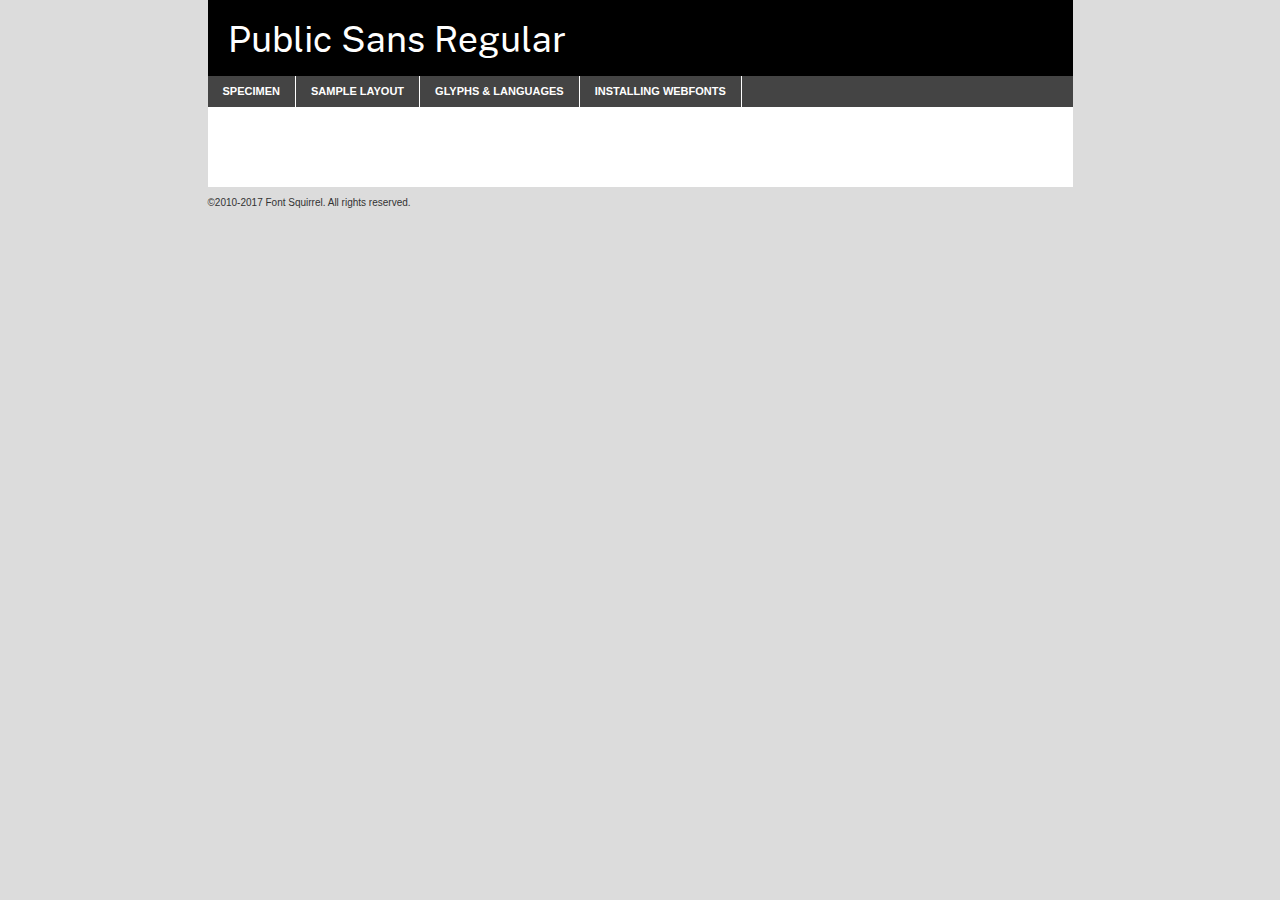
<file: assets/fonts/publicsans-regular-demo.html>
<!DOCTYPE html PUBLIC "-//W3C//DTD XHTML 1.0 Transitional//EN"
        "http://www.w3.org/TR/xhtml1/DTD/xhtml1-transitional.dtd">

<html xmlns="http://www.w3.org/1999/xhtml" xml:lang="en" lang="en">
<head>
    <meta http-equiv="Content-Type" content="text/html; charset=utf-8"/>
    <script src="http://ajax.googleapis.com/ajax/libs/jquery/1.7.2/jquery.min.js" type="text/javascript" charset="utf-8"></script>
    <script type="text/javascript">
		(function($) {
			$.fn.easyTabs = function(option) {
				var param = jQuery.extend({ fadeSpeed: 'fast', defaultContent: 1, activeClass: 'active' }, option);
				$(this).each(function() {
					var thisId = '#' + this.id;
					if ( param.defaultContent == '' )
					{
						param.defaultContent = 1;
					}
					if ( typeof param.defaultContent == 'number' )
					{
						var defaultTab = $(thisId + ' .tabs li:eq(' + (param.defaultContent - 1) + ') a').attr('href').substr(1);
					}
					else
					{
						var defaultTab = param.defaultContent;
					}
					$(thisId + ' .tabs li a').each(function() {
						var tabToHide = $(this).attr('href').substr(1);
						$('#' + tabToHide).addClass('easytabs-tab-content');
					});
					hideAll();
					changeContent(defaultTab);

					function hideAll() {$(thisId + ' .easytabs-tab-content').hide();}

					function changeContent(tabId)
					{
						hideAll();
						$(thisId + ' .tabs li').removeClass(param.activeClass);
						$(thisId + ' .tabs li a[href=#' + tabId + ']').closest('li').addClass(param.activeClass);
						if ( param.fadeSpeed != 'none' )
						{
							$(thisId + ' #' + tabId).fadeIn(param.fadeSpeed);
						}
						else
						{
							$(thisId + ' #' + tabId).show();
						}
					}

					$(thisId + ' .tabs li').click(function() {
						var tabId = $(this).find('a').attr('href').substr(1);
						changeContent(tabId);
						return false;
					});
				});
			}
		})(jQuery);
    </script>
    <link rel="stylesheet" href="specimen_files/specimen_stylesheet.css" type="text/css" charset="utf-8"/>
    <link rel="stylesheet" href="fonts.css" type="text/css" charset="utf-8"/>

    <style type="text/css">
        		body {
			font-family: 'public_sansregular';
        		}

            </style>

    <title>Public Sans Regular Specimen</title>


    <script type="text/javascript" charset="utf-8">
		$(document).ready(function() {
			$('#container').easyTabs({ defaultContent: 1 });
		});
    </script>
</head>

<body>
<div id="container">
    <div id="header">
		Public Sans Regular    </div>
    <ul class="tabs">
        <li><a href="#specimen">Specimen</a></li>
        <li><a href="#layout">Sample Layout</a></li>
		        <li><a href="#glyphs">Glyphs &amp; Languages</a></li>
        <li><a href="#installing">Installing Webfonts</a></li>

    </ul>

    <div id="main_content">


        <div id="specimen">

            <div class="section">
                <div class="grid12 firstcol">
                    <div class="huge">AaBb</div>
                </div>
            </div>

            <div class="section">
                <div class="glyph_range">A&#x200B;B&#x200b;C&#x200b;D&#x200b;E&#x200b;F&#x200b;G&#x200b;H&#x200b;I&#x200b;J&#x200b;K&#x200b;L&#x200b;M&#x200b;N&#x200b;O&#x200b;P&#x200b;Q&#x200b;R&#x200b;S&#x200b;T&#x200b;U&#x200b;V&#x200b;W&#x200b;X&#x200b;Y&#x200b;Z&#x200b;a&#x200b;b&#x200b;c&#x200b;d&#x200b;e&#x200b;f&#x200b;g&#x200b;h&#x200b;i&#x200b;j&#x200b;k&#x200b;l&#x200b;m&#x200b;n&#x200b;o&#x200b;p&#x200b;q&#x200b;r&#x200b;s&#x200b;t&#x200b;u&#x200b;v&#x200b;w&#x200b;x&#x200b;y&#x200b;z&#x200b;1&#x200b;2&#x200b;3&#x200b;4&#x200b;5&#x200b;6&#x200b;7&#x200b;8&#x200b;9&#x200b;0&#x200b;&amp;&#x200b;.&#x200b;,&#x200b;?&#x200b;!&#x200b;&#64;&#x200b;(&#x200b;)&#x200b;#&#x200b;$&#x200b;%&#x200b;*&#x200b;+&#x200b;-&#x200b;=&#x200b;:&#x200b;;</div>
            </div>
            <div class="section">
                <div class="grid12 firstcol">
                    <table class="sample_table">
                        <tr>
                            <td>10</td>
                            <td class="size10">abcdefghijklmnopqrstuvwxyzABCDEFGHIJKLMNOPQRSTUVWXYZ0123456789abcdefghijklmnopqrstuvwxyzABCDEFGHIJKLMNOPQRSTUVWXYZ0123456789abcdefghijklmnopqrstuvwxyzABCDEFGHIJKLMNOPQRSTUVWXYZ</td>
                        </tr>
                        <tr>
                            <td>11</td>
                            <td class="size11">abcdefghijklmnopqrstuvwxyzABCDEFGHIJKLMNOPQRSTUVWXYZ0123456789abcdefghijklmnopqrstuvwxyzABCDEFGHIJKLMNOPQRSTUVWXYZ0123456789abcdefghijklmnopqrstuvwxyzABCDEFGHIJKLMNOPQRSTUVWXYZ</td>
                        </tr>
                        <tr>
                            <td>12</td>
                            <td class="size12">abcdefghijklmnopqrstuvwxyzABCDEFGHIJKLMNOPQRSTUVWXYZ0123456789abcdefghijklmnopqrstuvwxyzABCDEFGHIJKLMNOPQRSTUVWXYZ0123456789abcdefghijklmnopqrstuvwxyzABCDEFGHIJKLMNOPQRSTUVWXYZ</td>
                        </tr>
                        <tr>
                            <td>13</td>
                            <td class="size13">abcdefghijklmnopqrstuvwxyzABCDEFGHIJKLMNOPQRSTUVWXYZ0123456789abcdefghijklmnopqrstuvwxyzABCDEFGHIJKLMNOPQRSTUVWXYZ0123456789abcdefghijklmnopqrstuvwxyzABCDEFGHIJKLMNOPQRSTUVWXYZ</td>
                        </tr>
                        <tr>
                            <td>14</td>
                            <td class="size14">abcdefghijklmnopqrstuvwxyzABCDEFGHIJKLMNOPQRSTUVWXYZ0123456789abcdefghijklmnopqrstuvwxyzABCDEFGHIJKLMNOPQRSTUVWXYZ0123456789abcdefghijklmnopqrstuvwxyzABCDEFGHIJKLMNOPQRSTUVWXYZ</td>
                        </tr>
                        <tr>
                            <td>16</td>
                            <td class="size16">abcdefghijklmnopqrstuvwxyzABCDEFGHIJKLMNOPQRSTUVWXYZ0123456789abcdefghijklmnopqrstuvwxyzABCDEFGHIJKLMNOPQRSTUVWXYZ</td>
                        </tr>
                        <tr>
                            <td>18</td>
                            <td class="size18">abcdefghijklmnopqrstuvwxyzABCDEFGHIJKLMNOPQRSTUVWXYZ0123456789abcdefghijklmnopqrstuvwxyzABCDEFGHIJKLMNOPQRSTUVWXYZ</td>
                        </tr>
                        <tr>
                            <td>20</td>
                            <td class="size20">abcdefghijklmnopqrstuvwxyzABCDEFGHIJKLMNOPQRSTUVWXYZ0123456789abcdefghijklmnopqrstuvwxyzABCDEFGHIJKLMNOPQRSTUVWXYZ</td>
                        </tr>
                        <tr>
                            <td>24</td>
                            <td class="size24">abcdefghijklmnopqrstuvwxyzABCDEFGHIJKLMNOPQRSTUVWXYZ0123456789abcdefghijklmnopqrstuvwxyzABCDEFGHIJKLMNOPQRSTUVWXYZ</td>
                        </tr>
                        <tr>
                            <td>30</td>
                            <td class="size30">abcdefghijklmnopqrstuvwxyzABCDEFGHIJKLMNOPQRSTUVWXYZ0123456789abcdefghijklmnopqrstuvwxyzABCDEFGHIJKLMNOPQRSTUVWXYZ</td>
                        </tr>
                        <tr>
                            <td>36</td>
                            <td class="size36">abcdefghijklmnopqrstuvwxyzABCDEFGHIJKLMNOPQRSTUVWXYZ0123456789abcdefghijklmnopqrstuvwxyzABCDEFGHIJKLMNOPQRSTUVWXYZ</td>
                        </tr>
                        <tr>
                            <td>48</td>
                            <td class="size48">abcdefghijklmnopqrstuvwxyzABCDEFGHIJKLMNOPQRSTUVWXYZ0123456789abcdefghijklmnopqrstuvwxyzABCDEFGHIJKLMNOPQRSTUVWXYZ</td>
                        </tr>
                        <tr>
                            <td>60</td>
                            <td class="size60">abcdefghijklmnopqrstuvwxyzABCDEFGHIJKLMNOPQRSTUVWXYZ0123456789abcdefghijklmnopqrstuvwxyzABCDEFGHIJKLMNOPQRSTUVWXYZ</td>
                        </tr>
                        <tr>
                            <td>72</td>
                            <td class="size72">abcdefghijklmnopqrstuvwxyzABCDEFGHIJKLMNOPQRSTUVWXYZ0123456789abcdefghijklmnopqrstuvwxyzABCDEFGHIJKLMNOPQRSTUVWXYZ</td>
                        </tr>
                        <tr>
                            <td>90</td>
                            <td class="size90">abcdefghijklmnopqrstuvwxyzABCDEFGHIJKLMNOPQRSTUVWXYZ0123456789abcdefghijklmnopqrstuvwxyzABCDEFGHIJKLMNOPQRSTUVWXYZ</td>
                        </tr>
                    </table>

                </div>

            </div>


            <div class="section" id="bodycomparison">


                <div id="xheight">
                    <div class="fontbody">&#x25FC;&#x25FC;&#x25FC;&#x25FC;&#x25FC;&#x25FC;&#x25FC;&#x25FC;&#x25FC;&#x25FC;&#x25FC;&#x25FC;&#x25FC;&#x25FC;&#x25FC;&#x25FC;&#x25FC;&#x25FC;&#x25FC;&#x25FC;&#x25FC;&#x25FC;&#x25FC;&#x25FC;&#x25FC;&#x25FC;&#x25FC;&#x25FC;&#x25FC;&#x25FC;&#x25FC;&#x25FC;&#x25FC;&#x25FC;&#x25FC;&#x25FC;&#x25FC;&#x25FC;&#x25FC;&#x25FC;&#x25FC;&#x25FC;&#x25FC;&#x25FC;&#x25FC;&#x25FC;&#x25FC;&#x25FC;&#x25FC;&#x25FC;&#x25FC;&#x25FC;&#x25FC;&#x25FC;&#x25FC;&#x25FC;&#x25FC;&#x25FC;&#x25FC;&#x25FC;&#x25FC;&#x25FC;&#x25FC;&#x25FC;&#x25FC;&#x25FC;&#x25FC;&#x25FC;&#x25FC;&#x25FC;&#x25FC;&#x25FC;&#x25FC;&#x25FC;&#x25FC;&#x25FC;&#x25FC;&#x25FC;&#x25FC;&#x25FC;&#x25FC;&#x25FC;&#x25FC;&#x25FC;&#x25FC;&#x25FC;&#x25FC;&#x25FC;&#x25FC;&#x25FC;&#x25FC;&#x25FC;&#x25FC;&#x25FC;&#x25FC;&#x25FC;&#x25FC;&#x25FC;&#x25FC;body</div>
                    <div class="arialbody">body</div>
                    <div class="verdanabody">body</div>
                    <div class="georgiabody">body</div>
                </div>
                <div class="fontbody" style="z-index:1">
                    body<span>Public Sans Regular</span>
                </div>
                <div class="arialbody" style="z-index:1">
                    body<span>Arial</span>
                </div>
                <div class="verdanabody" style="z-index:1">
                    body<span>Verdana</span>
                </div>
                <div class="georgiabody" style="z-index:1">
                    body<span>Georgia</span>
                </div>


            </div>


            <div class="section psample psample_row1" id="">

                <div class="grid2 firstcol">
                    <p class="size10"><span>10.</span>Aenean lacinia bibendum nulla sed consectetur. Fusce dapibus, tellus ac cursus commodo, tortor mauris condimentum nibh, ut fermentum massa justo sit amet risus. Nullam id dolor id nibh ultricies vehicula ut id elit. Cum sociis natoque penatibus et magnis dis parturient montes, nascetur ridiculus mus. Nulla vitae elit libero, a pharetra augue.</p>

                </div>
                <div class="grid3">
                    <p class="size11"><span>11.</span>Aenean lacinia bibendum nulla sed consectetur. Fusce dapibus, tellus ac cursus commodo, tortor mauris condimentum nibh, ut fermentum massa justo sit amet risus. Nullam id dolor id nibh ultricies vehicula ut id elit. Cum sociis natoque penatibus et magnis dis parturient montes, nascetur ridiculus mus. Nulla vitae elit libero, a pharetra augue.</p>

                </div>
                <div class="grid3">
                    <p class="size12"><span>12.</span>Aenean lacinia bibendum nulla sed consectetur. Fusce dapibus, tellus ac cursus commodo, tortor mauris condimentum nibh, ut fermentum massa justo sit amet risus. Nullam id dolor id nibh ultricies vehicula ut id elit. Cum sociis natoque penatibus et magnis dis parturient montes, nascetur ridiculus mus. Nulla vitae elit libero, a pharetra augue.</p>

                </div>
                <div class="grid4">
                    <p class="size13"><span>13.</span>Aenean lacinia bibendum nulla sed consectetur. Fusce dapibus, tellus ac cursus commodo, tortor mauris condimentum nibh, ut fermentum massa justo sit amet risus. Nullam id dolor id nibh ultricies vehicula ut id elit. Cum sociis natoque penatibus et magnis dis parturient montes, nascetur ridiculus mus. Nulla vitae elit libero, a pharetra augue.</p>

                </div>
                <div class="white_blend"></div>

            </div>
            <div class="section psample psample_row2" id="">
                <div class="grid3 firstcol">
                    <p class="size14"><span>14.</span>Aenean lacinia bibendum nulla sed consectetur. Fusce dapibus, tellus ac cursus commodo, tortor mauris condimentum nibh, ut fermentum massa justo sit amet risus. Nullam id dolor id nibh ultricies vehicula ut id elit. Cum sociis natoque penatibus et magnis dis parturient montes, nascetur ridiculus mus. Nulla vitae elit libero, a pharetra augue.</p>

                </div>
                <div class="grid4">
                    <p class="size16"><span>16.</span>Aenean lacinia bibendum nulla sed consectetur. Fusce dapibus, tellus ac cursus commodo, tortor mauris condimentum nibh, ut fermentum massa justo sit amet risus. Nullam id dolor id nibh ultricies vehicula ut id elit. Cum sociis natoque penatibus et magnis dis parturient montes, nascetur ridiculus mus. Nulla vitae elit libero, a pharetra augue.</p>

                </div>
                <div class="grid5">
                    <p class="size18"><span>18.</span>Aenean lacinia bibendum nulla sed consectetur. Fusce dapibus, tellus ac cursus commodo, tortor mauris condimentum nibh, ut fermentum massa justo sit amet risus. Nullam id dolor id nibh ultricies vehicula ut id elit. Cum sociis natoque penatibus et magnis dis parturient montes, nascetur ridiculus mus. Nulla vitae elit libero, a pharetra augue.</p>

                </div>

                <div class="white_blend"></div>

            </div>

            <div class="section psample psample_row3" id="">
                <div class="grid5 firstcol">
                    <p class="size20"><span>20.</span>Aenean lacinia bibendum nulla sed consectetur. Fusce dapibus, tellus ac cursus commodo, tortor mauris condimentum nibh, ut fermentum massa justo sit amet risus. Nullam id dolor id nibh ultricies vehicula ut id elit. Cum sociis natoque penatibus et magnis dis parturient montes, nascetur ridiculus mus. Nulla vitae elit libero, a pharetra augue.</p>
                </div>
                <div class="grid7">
                    <p class="size24"><span>24.</span>Aenean lacinia bibendum nulla sed consectetur. Fusce dapibus, tellus ac cursus commodo, tortor mauris condimentum nibh, ut fermentum massa justo sit amet risus. Nullam id dolor id nibh ultricies vehicula ut id elit. Cum sociis natoque penatibus et magnis dis parturient montes, nascetur ridiculus mus. Nulla vitae elit libero, a pharetra augue.</p>
                </div>

                <div class="white_blend"></div>

            </div>

            <div class="section psample psample_row4" id="">
                <div class="grid12 firstcol">
                    <p class="size30"><span>30.</span>Aenean lacinia bibendum nulla sed consectetur. Fusce dapibus, tellus ac cursus commodo, tortor mauris condimentum nibh, ut fermentum massa justo sit amet risus. Nullam id dolor id nibh ultricies vehicula ut id elit. Cum sociis natoque penatibus et magnis dis parturient montes, nascetur ridiculus mus. Nulla vitae elit libero, a pharetra augue.</p>
                </div>
                <div class="white_blend"></div>

            </div>


            <div class="section psample psample_row1 fullreverse">
                <div class="grid2 firstcol">
                    <p class="size10"><span>10.</span>Aenean lacinia bibendum nulla sed consectetur. Fusce dapibus, tellus ac cursus commodo, tortor mauris condimentum nibh, ut fermentum massa justo sit amet risus. Nullam id dolor id nibh ultricies vehicula ut id elit. Cum sociis natoque penatibus et magnis dis parturient montes, nascetur ridiculus mus. Nulla vitae elit libero, a pharetra augue.</p>

                </div>
                <div class="grid3">
                    <p class="size11"><span>11.</span>Aenean lacinia bibendum nulla sed consectetur. Fusce dapibus, tellus ac cursus commodo, tortor mauris condimentum nibh, ut fermentum massa justo sit amet risus. Nullam id dolor id nibh ultricies vehicula ut id elit. Cum sociis natoque penatibus et magnis dis parturient montes, nascetur ridiculus mus. Nulla vitae elit libero, a pharetra augue.</p>

                </div>
                <div class="grid3">
                    <p class="size12"><span>12.</span>Aenean lacinia bibendum nulla sed consectetur. Fusce dapibus, tellus ac cursus commodo, tortor mauris condimentum nibh, ut fermentum massa justo sit amet risus. Nullam id dolor id nibh ultricies vehicula ut id elit. Cum sociis natoque penatibus et magnis dis parturient montes, nascetur ridiculus mus. Nulla vitae elit libero, a pharetra augue.</p>

                </div>
                <div class="grid4">
                    <p class="size13"><span>13.</span>Aenean lacinia bibendum nulla sed consectetur. Fusce dapibus, tellus ac cursus commodo, tortor mauris condimentum nibh, ut fermentum massa justo sit amet risus. Nullam id dolor id nibh ultricies vehicula ut id elit. Cum sociis natoque penatibus et magnis dis parturient montes, nascetur ridiculus mus. Nulla vitae elit libero, a pharetra augue.</p>

                </div>
                <div class="black_blend"></div>

            </div>

            <div class="section psample psample_row2 fullreverse">
                <div class="grid3 firstcol">
                    <p class="size14"><span>14.</span>Aenean lacinia bibendum nulla sed consectetur. Fusce dapibus, tellus ac cursus commodo, tortor mauris condimentum nibh, ut fermentum massa justo sit amet risus. Nullam id dolor id nibh ultricies vehicula ut id elit. Cum sociis natoque penatibus et magnis dis parturient montes, nascetur ridiculus mus. Nulla vitae elit libero, a pharetra augue.</p>

                </div>
                <div class="grid4">
                    <p class="size16"><span>16.</span>Aenean lacinia bibendum nulla sed consectetur. Fusce dapibus, tellus ac cursus commodo, tortor mauris condimentum nibh, ut fermentum massa justo sit amet risus. Nullam id dolor id nibh ultricies vehicula ut id elit. Cum sociis natoque penatibus et magnis dis parturient montes, nascetur ridiculus mus. Nulla vitae elit libero, a pharetra augue.</p>

                </div>
                <div class="grid5">
                    <p class="size18"><span>18.</span>Aenean lacinia bibendum nulla sed consectetur. Fusce dapibus, tellus ac cursus commodo, tortor mauris condimentum nibh, ut fermentum massa justo sit amet risus. Nullam id dolor id nibh ultricies vehicula ut id elit. Cum sociis natoque penatibus et magnis dis parturient montes, nascetur ridiculus mus. Nulla vitae elit libero, a pharetra augue.</p>

                </div>
                <div class="black_blend"></div>

            </div>

            <div class="section psample fullreverse psample_row3" id="">
                <div class="grid5 firstcol">
                    <p class="size20"><span>20.</span>Aenean lacinia bibendum nulla sed consectetur. Fusce dapibus, tellus ac cursus commodo, tortor mauris condimentum nibh, ut fermentum massa justo sit amet risus. Nullam id dolor id nibh ultricies vehicula ut id elit. Cum sociis natoque penatibus et magnis dis parturient montes, nascetur ridiculus mus. Nulla vitae elit libero, a pharetra augue.</p>
                </div>
                <div class="grid7">
                    <p class="size24"><span>24.</span>Aenean lacinia bibendum nulla sed consectetur. Fusce dapibus, tellus ac cursus commodo, tortor mauris condimentum nibh, ut fermentum massa justo sit amet risus. Nullam id dolor id nibh ultricies vehicula ut id elit. Cum sociis natoque penatibus et magnis dis parturient montes, nascetur ridiculus mus. Nulla vitae elit libero, a pharetra augue.</p>
                </div>

                <div class="black_blend"></div>

            </div>

            <div class="section psample fullreverse psample_row4" id="" style="border-bottom: 20px #000 solid;">
                <div class="grid12 firstcol">
                    <p class="size30"><span>30.</span>Aenean lacinia bibendum nulla sed consectetur. Fusce dapibus, tellus ac cursus commodo, tortor mauris condimentum nibh, ut fermentum massa justo sit amet risus. Nullam id dolor id nibh ultricies vehicula ut id elit. Cum sociis natoque penatibus et magnis dis parturient montes, nascetur ridiculus mus. Nulla vitae elit libero, a pharetra augue.</p>
                </div>
                <div class="black_blend"></div>

            </div>


        </div>

        <div id="layout">

            <div class="section">

                <div class="grid12 firstcol">
                    <h1>Lorem Ipsum Dolor</h1>
                    <h2>Etiam porta sem malesuada magna mollis euismod</h2>

                    <p class="byline">By <a href="#link">Aenean Lacinia</a></p>
                </div>
            </div>
            <div class="section">
                <div class="grid8 firstcol">
                    <p class="large">Donec sed odio dui. Morbi leo risus, porta ac consectetur ac, vestibulum at eros. Fusce dapibus, tellus ac cursus commodo, tortor mauris condimentum nibh, ut fermentum massa justo sit amet risus. </p>


                    <h3>Pellentesque ornare sem</h3>

                    <p>Maecenas sed diam eget risus varius blandit sit amet non magna. Maecenas faucibus mollis interdum. Donec ullamcorper nulla non metus auctor fringilla. Nullam id dolor id nibh ultricies vehicula ut id elit. Nullam id dolor id nibh ultricies vehicula ut id elit. </p>

                    <p>Aenean eu leo quam. Pellentesque ornare sem lacinia quam venenatis vestibulum. Lorem ipsum dolor sit amet, consectetur adipiscing elit. Cum sociis natoque penatibus et magnis dis parturient montes, nascetur ridiculus mus. </p>

                    <p>Nulla vitae elit libero, a pharetra augue. Praesent commodo cursus magna, vel scelerisque nisl consectetur et. Aenean lacinia bibendum nulla sed consectetur. </p>

                    <p>Nullam quis risus eget urna mollis ornare vel eu leo. Nullam quis risus eget urna mollis ornare vel eu leo. Maecenas sed diam eget risus varius blandit sit amet non magna. Donec ullamcorper nulla non metus auctor fringilla. </p>

                    <h3>Cras mattis consectetur</h3>

                    <p>Aenean eu leo quam. Pellentesque ornare sem lacinia quam venenatis vestibulum. Aenean lacinia bibendum nulla sed consectetur. Integer posuere erat a ante venenatis dapibus posuere velit aliquet. Cras mattis consectetur purus sit amet fermentum. </p>

                    <p>Nullam id dolor id nibh ultricies vehicula ut id elit. Nullam quis risus eget urna mollis ornare vel eu leo. Cras mattis consectetur purus sit amet fermentum.</p>
                </div>

                <div class="grid4 sidebar">

                    <div class="box reverse">
                        <p class="last">Nullam quis risus eget urna mollis ornare vel eu leo. Donec ullamcorper nulla non metus auctor fringilla. Cras mattis consectetur purus sit amet fermentum. Sed posuere consectetur est at lobortis. Lorem ipsum dolor sit amet, consectetur adipiscing elit. </p>
                    </div>

                    <p class="caption">Maecenas sed diam eget risus varius.</p>

                    <p>Vestibulum id ligula porta felis euismod semper. Integer posuere erat a ante venenatis dapibus posuere velit aliquet. Vestibulum id ligula porta felis euismod semper. Sed posuere consectetur est at lobortis. Maecenas sed diam eget risus varius blandit sit amet non magna. Fusce dapibus, tellus ac cursus commodo, tortor mauris condimentum nibh, ut fermentum massa justo sit amet risus. </p>


                    <p>Duis mollis, est non commodo luctus, nisi erat porttitor ligula, eget lacinia odio sem nec elit. Aenean lacinia bibendum nulla sed consectetur. Vivamus sagittis lacus vel augue laoreet rutrum faucibus dolor auctor. Aenean lacinia bibendum nulla sed consectetur. Nullam quis risus eget urna mollis ornare vel eu leo. </p>

                    <p>Praesent commodo cursus magna, vel scelerisque nisl consectetur et. Donec ullamcorper nulla non metus auctor fringilla. Maecenas faucibus mollis interdum. Fusce dapibus, tellus ac cursus commodo, tortor mauris condimentum nibh, ut fermentum massa justo sit amet risus. </p>

                </div>
            </div>

        </div>


		

        <div id="glyphs">
            <div class="section">
                <div class="grid12 firstcol">

                    <h1>Language Support</h1>
                    <p>The subset of Public Sans Regular in this kit supports the following languages:<br/>

						Albanian, Basque, Breton, Chamorro, Danish, Dutch, English, Faroese, Finnish, French, Frisian, Galician, German, Icelandic, Italian, Malagasy, Norwegian, Portuguese, Spanish, Alsatian, Aragonese, Arapaho, Arrernte, Asturian, Aymara, Bislama, Cebuano, Corsican, Fijian, French_creole, Genoese, Gilbertese, Greenlandic, Haitian_creole, Hiligaynon, Hmong, Hopi, Ibanag, Iloko_ilokano, Indonesian, Interglossa_glosa, Interlingua, Irish_gaelic, Jerriais, Lojban, Lombard, Luxembourgeois, Manx, Mohawk, Norfolk_pitcairnese, Occitan, Oromo, Pangasinan, Papiamento, Piedmontese, Potawatomi, Rhaeto-romance, Romansh, Rotokas, Sami_lule, Samoan, Sardinian, Scots_gaelic, Seychelles_creole, Shona, Sicilian, Somali, Southern_ndebele, Swahili, Swati_swazi, Tagalog_filipino_pilipino, Tetum, Tok_pisin, Uyghur_latinized, Volapuk, Walloon, Warlpiri, Xhosa, Yapese, Zulu, Latinbasic, Ubasic, Demo                    </p>
                    <h1>Glyph Chart</h1>
                    <p>The subset of Public Sans Regular in this kit includes all the glyphs listed below. Unicode entities are included above each glyph to help you insert individual characters into your layout.</p>
                    <div id="glyph_chart">

																																	                                <div><p>&amp;#13;</p>&#13;</div>
																				                                <div><p>&amp;#32;</p>&#32;</div>
																				                                <div><p>&amp;#33;</p>&#33;</div>
																				                                <div><p>&amp;#34;</p>&#34;</div>
																				                                <div><p>&amp;#35;</p>&#35;</div>
																				                                <div><p>&amp;#36;</p>&#36;</div>
																				                                <div><p>&amp;#37;</p>&#37;</div>
																				                                <div><p>&amp;#38;</p>&#38;</div>
																				                                <div><p>&amp;#39;</p>&#39;</div>
																				                                <div><p>&amp;#40;</p>&#40;</div>
																				                                <div><p>&amp;#41;</p>&#41;</div>
																				                                <div><p>&amp;#42;</p>&#42;</div>
																				                                <div><p>&amp;#43;</p>&#43;</div>
																				                                <div><p>&amp;#44;</p>&#44;</div>
																				                                <div><p>&amp;#45;</p>&#45;</div>
																				                                <div><p>&amp;#46;</p>&#46;</div>
																				                                <div><p>&amp;#47;</p>&#47;</div>
																				                                <div><p>&amp;#48;</p>&#48;</div>
																				                                <div><p>&amp;#49;</p>&#49;</div>
																				                                <div><p>&amp;#50;</p>&#50;</div>
																				                                <div><p>&amp;#51;</p>&#51;</div>
																				                                <div><p>&amp;#52;</p>&#52;</div>
																				                                <div><p>&amp;#53;</p>&#53;</div>
																				                                <div><p>&amp;#54;</p>&#54;</div>
																				                                <div><p>&amp;#55;</p>&#55;</div>
																				                                <div><p>&amp;#56;</p>&#56;</div>
																				                                <div><p>&amp;#57;</p>&#57;</div>
																				                                <div><p>&amp;#58;</p>&#58;</div>
																				                                <div><p>&amp;#59;</p>&#59;</div>
																				                                <div><p>&amp;#60;</p>&#60;</div>
																				                                <div><p>&amp;#61;</p>&#61;</div>
																				                                <div><p>&amp;#62;</p>&#62;</div>
																				                                <div><p>&amp;#63;</p>&#63;</div>
																				                                <div><p>&amp;#64;</p>&#64;</div>
																				                                <div><p>&amp;#65;</p>&#65;</div>
																				                                <div><p>&amp;#66;</p>&#66;</div>
																				                                <div><p>&amp;#67;</p>&#67;</div>
																				                                <div><p>&amp;#68;</p>&#68;</div>
																				                                <div><p>&amp;#69;</p>&#69;</div>
																				                                <div><p>&amp;#70;</p>&#70;</div>
																				                                <div><p>&amp;#71;</p>&#71;</div>
																				                                <div><p>&amp;#72;</p>&#72;</div>
																				                                <div><p>&amp;#73;</p>&#73;</div>
																				                                <div><p>&amp;#74;</p>&#74;</div>
																				                                <div><p>&amp;#75;</p>&#75;</div>
																				                                <div><p>&amp;#76;</p>&#76;</div>
																				                                <div><p>&amp;#77;</p>&#77;</div>
																				                                <div><p>&amp;#78;</p>&#78;</div>
																				                                <div><p>&amp;#79;</p>&#79;</div>
																				                                <div><p>&amp;#80;</p>&#80;</div>
																				                                <div><p>&amp;#81;</p>&#81;</div>
																				                                <div><p>&amp;#82;</p>&#82;</div>
																				                                <div><p>&amp;#83;</p>&#83;</div>
																				                                <div><p>&amp;#84;</p>&#84;</div>
																				                                <div><p>&amp;#85;</p>&#85;</div>
																				                                <div><p>&amp;#86;</p>&#86;</div>
																				                                <div><p>&amp;#87;</p>&#87;</div>
																				                                <div><p>&amp;#88;</p>&#88;</div>
																				                                <div><p>&amp;#89;</p>&#89;</div>
																				                                <div><p>&amp;#90;</p>&#90;</div>
																				                                <div><p>&amp;#91;</p>&#91;</div>
																				                                <div><p>&amp;#92;</p>&#92;</div>
																				                                <div><p>&amp;#93;</p>&#93;</div>
																				                                <div><p>&amp;#94;</p>&#94;</div>
																				                                <div><p>&amp;#95;</p>&#95;</div>
																				                                <div><p>&amp;#96;</p>&#96;</div>
																				                                <div><p>&amp;#97;</p>&#97;</div>
																				                                <div><p>&amp;#98;</p>&#98;</div>
																				                                <div><p>&amp;#99;</p>&#99;</div>
																				                                <div><p>&amp;#100;</p>&#100;</div>
																				                                <div><p>&amp;#101;</p>&#101;</div>
																				                                <div><p>&amp;#102;</p>&#102;</div>
																				                                <div><p>&amp;#103;</p>&#103;</div>
																				                                <div><p>&amp;#104;</p>&#104;</div>
																				                                <div><p>&amp;#105;</p>&#105;</div>
																				                                <div><p>&amp;#106;</p>&#106;</div>
																				                                <div><p>&amp;#107;</p>&#107;</div>
																				                                <div><p>&amp;#108;</p>&#108;</div>
																				                                <div><p>&amp;#109;</p>&#109;</div>
																				                                <div><p>&amp;#110;</p>&#110;</div>
																				                                <div><p>&amp;#111;</p>&#111;</div>
																				                                <div><p>&amp;#112;</p>&#112;</div>
																				                                <div><p>&amp;#113;</p>&#113;</div>
																				                                <div><p>&amp;#114;</p>&#114;</div>
																				                                <div><p>&amp;#115;</p>&#115;</div>
																				                                <div><p>&amp;#116;</p>&#116;</div>
																				                                <div><p>&amp;#117;</p>&#117;</div>
																				                                <div><p>&amp;#118;</p>&#118;</div>
																				                                <div><p>&amp;#119;</p>&#119;</div>
																				                                <div><p>&amp;#120;</p>&#120;</div>
																				                                <div><p>&amp;#121;</p>&#121;</div>
																				                                <div><p>&amp;#122;</p>&#122;</div>
																				                                <div><p>&amp;#123;</p>&#123;</div>
																				                                <div><p>&amp;#124;</p>&#124;</div>
																				                                <div><p>&amp;#125;</p>&#125;</div>
																				                                <div><p>&amp;#126;</p>&#126;</div>
																				                                <div><p>&amp;#160;</p>&#160;</div>
																				                                <div><p>&amp;#161;</p>&#161;</div>
																				                                <div><p>&amp;#162;</p>&#162;</div>
																				                                <div><p>&amp;#163;</p>&#163;</div>
																				                                <div><p>&amp;#164;</p>&#164;</div>
																				                                <div><p>&amp;#165;</p>&#165;</div>
																				                                <div><p>&amp;#166;</p>&#166;</div>
																				                                <div><p>&amp;#167;</p>&#167;</div>
																				                                <div><p>&amp;#168;</p>&#168;</div>
																				                                <div><p>&amp;#169;</p>&#169;</div>
																				                                <div><p>&amp;#170;</p>&#170;</div>
																				                                <div><p>&amp;#171;</p>&#171;</div>
																				                                <div><p>&amp;#172;</p>&#172;</div>
																				                                <div><p>&amp;#173;</p>&#173;</div>
																				                                <div><p>&amp;#174;</p>&#174;</div>
																				                                <div><p>&amp;#175;</p>&#175;</div>
																				                                <div><p>&amp;#176;</p>&#176;</div>
																				                                <div><p>&amp;#177;</p>&#177;</div>
																				                                <div><p>&amp;#178;</p>&#178;</div>
																				                                <div><p>&amp;#179;</p>&#179;</div>
																				                                <div><p>&amp;#180;</p>&#180;</div>
																				                                <div><p>&amp;#181;</p>&#181;</div>
																				                                <div><p>&amp;#182;</p>&#182;</div>
																				                                <div><p>&amp;#183;</p>&#183;</div>
																				                                <div><p>&amp;#184;</p>&#184;</div>
																				                                <div><p>&amp;#185;</p>&#185;</div>
																				                                <div><p>&amp;#186;</p>&#186;</div>
																				                                <div><p>&amp;#187;</p>&#187;</div>
																				                                <div><p>&amp;#188;</p>&#188;</div>
																				                                <div><p>&amp;#189;</p>&#189;</div>
																				                                <div><p>&amp;#190;</p>&#190;</div>
																				                                <div><p>&amp;#191;</p>&#191;</div>
																				                                <div><p>&amp;#192;</p>&#192;</div>
																				                                <div><p>&amp;#193;</p>&#193;</div>
																				                                <div><p>&amp;#194;</p>&#194;</div>
																				                                <div><p>&amp;#195;</p>&#195;</div>
																				                                <div><p>&amp;#196;</p>&#196;</div>
																				                                <div><p>&amp;#197;</p>&#197;</div>
																				                                <div><p>&amp;#198;</p>&#198;</div>
																				                                <div><p>&amp;#199;</p>&#199;</div>
																				                                <div><p>&amp;#200;</p>&#200;</div>
																				                                <div><p>&amp;#201;</p>&#201;</div>
																				                                <div><p>&amp;#202;</p>&#202;</div>
																				                                <div><p>&amp;#203;</p>&#203;</div>
																				                                <div><p>&amp;#204;</p>&#204;</div>
																				                                <div><p>&amp;#205;</p>&#205;</div>
																				                                <div><p>&amp;#206;</p>&#206;</div>
																				                                <div><p>&amp;#207;</p>&#207;</div>
																				                                <div><p>&amp;#208;</p>&#208;</div>
																				                                <div><p>&amp;#209;</p>&#209;</div>
																				                                <div><p>&amp;#210;</p>&#210;</div>
																				                                <div><p>&amp;#211;</p>&#211;</div>
																				                                <div><p>&amp;#212;</p>&#212;</div>
																				                                <div><p>&amp;#213;</p>&#213;</div>
																				                                <div><p>&amp;#214;</p>&#214;</div>
																				                                <div><p>&amp;#215;</p>&#215;</div>
																				                                <div><p>&amp;#216;</p>&#216;</div>
																				                                <div><p>&amp;#217;</p>&#217;</div>
																				                                <div><p>&amp;#218;</p>&#218;</div>
																				                                <div><p>&amp;#219;</p>&#219;</div>
																				                                <div><p>&amp;#220;</p>&#220;</div>
																				                                <div><p>&amp;#221;</p>&#221;</div>
																				                                <div><p>&amp;#222;</p>&#222;</div>
																				                                <div><p>&amp;#223;</p>&#223;</div>
																				                                <div><p>&amp;#224;</p>&#224;</div>
																				                                <div><p>&amp;#225;</p>&#225;</div>
																				                                <div><p>&amp;#226;</p>&#226;</div>
																				                                <div><p>&amp;#227;</p>&#227;</div>
																				                                <div><p>&amp;#228;</p>&#228;</div>
																				                                <div><p>&amp;#229;</p>&#229;</div>
																				                                <div><p>&amp;#230;</p>&#230;</div>
																				                                <div><p>&amp;#231;</p>&#231;</div>
																				                                <div><p>&amp;#232;</p>&#232;</div>
																				                                <div><p>&amp;#233;</p>&#233;</div>
																				                                <div><p>&amp;#234;</p>&#234;</div>
																				                                <div><p>&amp;#235;</p>&#235;</div>
																				                                <div><p>&amp;#236;</p>&#236;</div>
																				                                <div><p>&amp;#237;</p>&#237;</div>
																				                                <div><p>&amp;#238;</p>&#238;</div>
																				                                <div><p>&amp;#239;</p>&#239;</div>
																				                                <div><p>&amp;#240;</p>&#240;</div>
																				                                <div><p>&amp;#241;</p>&#241;</div>
																				                                <div><p>&amp;#242;</p>&#242;</div>
																				                                <div><p>&amp;#243;</p>&#243;</div>
																				                                <div><p>&amp;#244;</p>&#244;</div>
																				                                <div><p>&amp;#245;</p>&#245;</div>
																				                                <div><p>&amp;#246;</p>&#246;</div>
																				                                <div><p>&amp;#247;</p>&#247;</div>
																				                                <div><p>&amp;#248;</p>&#248;</div>
																				                                <div><p>&amp;#249;</p>&#249;</div>
																				                                <div><p>&amp;#250;</p>&#250;</div>
																				                                <div><p>&amp;#251;</p>&#251;</div>
																				                                <div><p>&amp;#252;</p>&#252;</div>
																				                                <div><p>&amp;#253;</p>&#253;</div>
																				                                <div><p>&amp;#254;</p>&#254;</div>
																				                                <div><p>&amp;#255;</p>&#255;</div>
																				                                <div><p>&amp;#338;</p>&#338;</div>
																				                                <div><p>&amp;#339;</p>&#339;</div>
																				                                <div><p>&amp;#376;</p>&#376;</div>
																				                                <div><p>&amp;#710;</p>&#710;</div>
																				                                <div><p>&amp;#732;</p>&#732;</div>
																				                                <div><p>&amp;#8192;</p>&#8192;</div>
																				                                <div><p>&amp;#8193;</p>&#8193;</div>
																				                                <div><p>&amp;#8194;</p>&#8194;</div>
																				                                <div><p>&amp;#8195;</p>&#8195;</div>
																				                                <div><p>&amp;#8196;</p>&#8196;</div>
																				                                <div><p>&amp;#8197;</p>&#8197;</div>
																				                                <div><p>&amp;#8198;</p>&#8198;</div>
																				                                <div><p>&amp;#8199;</p>&#8199;</div>
																				                                <div><p>&amp;#8200;</p>&#8200;</div>
																				                                <div><p>&amp;#8201;</p>&#8201;</div>
																				                                <div><p>&amp;#8202;</p>&#8202;</div>
																				                                <div><p>&amp;#8208;</p>&#8208;</div>
																				                                <div><p>&amp;#8209;</p>&#8209;</div>
																				                                <div><p>&amp;#8210;</p>&#8210;</div>
																				                                <div><p>&amp;#8211;</p>&#8211;</div>
																				                                <div><p>&amp;#8212;</p>&#8212;</div>
																				                                <div><p>&amp;#8216;</p>&#8216;</div>
																				                                <div><p>&amp;#8217;</p>&#8217;</div>
																				                                <div><p>&amp;#8218;</p>&#8218;</div>
																				                                <div><p>&amp;#8220;</p>&#8220;</div>
																				                                <div><p>&amp;#8221;</p>&#8221;</div>
																				                                <div><p>&amp;#8222;</p>&#8222;</div>
																				                                <div><p>&amp;#8226;</p>&#8226;</div>
																				                                <div><p>&amp;#8230;</p>&#8230;</div>
																				                                <div><p>&amp;#8239;</p>&#8239;</div>
																				                                <div><p>&amp;#8249;</p>&#8249;</div>
																				                                <div><p>&amp;#8250;</p>&#8250;</div>
																				                                <div><p>&amp;#8287;</p>&#8287;</div>
																				                                <div><p>&amp;#8364;</p>&#8364;</div>
																				                                <div><p>&amp;#8482;</p>&#8482;</div>
																				                                <div><p>&amp;#9724;</p>&#9724;</div>
																				                                <div><p>&amp;#64257;</p>&#64257;</div>
																				                                <div><p>&amp;#64258;</p>&#64258;</div>
																																													                    </div>
                </div>


            </div>
        </div>


        <div id="specs">

        </div>

        <div id="installing">
            <div class="section">
                <div class="grid7 firstcol">
                    <h1>Installing Webfonts</h1>

                    <p>Webfonts are supported by all major browser platforms but not all in the same way. There are currently four different font formats that must be included in order to target all browsers. This includes TTF, WOFF, EOT and SVG.</p>

                    <h2>1. Upload your webfonts</h2>
                    <p>You must upload your webfont kit to your website. They should be in or near the same directory as your CSS files.</p>

                    <h2>2. Include the webfont stylesheet</h2>
                    <p>A special CSS @font-face declaration helps the various browsers select the appropriate font it needs without causing you a bunch of headaches. Learn more about this syntax by reading the <a href="https://www.fontspring.com/blog/further-hardening-of-the-bulletproof-syntax">Fontspring blog post</a> about it. The code for it is as follows:</p>


                    <code>
                        @font-face{
                        font-family: 'MyWebFont';
                        src: url('WebFont.eot');
                        src: url('WebFont.eot?#iefix') format('embedded-opentype'),
                        url('WebFont.woff') format('woff'),
                        url('WebFont.ttf') format('truetype'),
                        url('WebFont.svg#webfont') format('svg');
                        }
                    </code>

                    <p>We've already gone ahead and generated the code for you. All you have to do is link to the stylesheet in your HTML, like this:</p>
                    <code>&lt;link rel=&quot;stylesheet&quot; href=&quot;stylesheet.css&quot; type=&quot;text/css&quot; charset=&quot;utf-8&quot; /&gt;</code>

                    <h2>3. Modify your own stylesheet</h2>
                    <p>To take advantage of your new fonts, you must tell your stylesheet to use them. Look at the original @font-face declaration above and find the property called "font-family." The name linked there will be what you use to reference the font. Prepend that webfont name to the font stack in the "font-family" property, inside the selector you want to change. For example:</p>
                    <code>p { font-family: 'WebFont', Arial, sans-serif; }</code>

                    <h2>4. Test</h2>
                    <p>Getting webfonts to work cross-browser <em>can</em> be tricky. Use the information in the sidebar to help you if you find that fonts aren't loading in a particular browser.</p>
                </div>

                <div class="grid5 sidebar">
                    <div class="box">
                        <h2>Troubleshooting<br/>Font-Face Problems</h2>
                        <p>Having trouble getting your webfonts to load in your new website? Here are some tips to sort out what might be the problem.</p>

                        <h3>Fonts not showing in any browser</h3>

                        <p>This sounds like you need to work on the plumbing. You either did not upload the fonts to the correct directory, or you did not link the fonts properly in the CSS. If you've confirmed that all this is correct and you still have a problem, take a look at your .htaccess file and see if requests are getting intercepted.</p>

                        <h3>Fonts not loading in iPhone or iPad</h3>

                        <p>The most common problem here is that you are serving the fonts from an IIS server. IIS refuses to serve files that have unknown MIME types. If that is the case, you must set the MIME type for SVG to "image/svg+xml" in the server settings. Follow these instructions from Microsoft if you need help.</p>

                        <h3>Fonts not loading in Firefox</h3>

                        <p>The primary reason for this failure? You are still using a version Firefox older than 3.5. So upgrade already! If that isn't it, then you are very likely serving fonts from a different domain. Firefox requires that all font assets be served from the same domain. Lastly it is possible that you need to add WOFF to your list of MIME types (if you are serving via IIS.)</p>

                        <h3>Fonts not loading in IE</h3>

                        <p>Are you looking at Internet Explorer on an actual Windows machine or are you cheating by using a service like Adobe BrowserLab? Many of these screenshot services do not render @font-face for IE. Best to test it on a real machine.</p>

                        <h3>Fonts not loading in IE9</h3>

                        <p>IE9, like Firefox, requires that fonts be served from the same domain as the website. Make sure that is the case.</p>
                    </div>
                </div>
            </div>

        </div>

    </div>
    <div id="footer">
        <p>&copy;2010-2017 Font Squirrel. All rights reserved.</p>
    </div>
</div>
</body>
</html>
</file>
<file: assets/fonts/fonts.css>
/*! Generated by Font Squirrel (https://www.fontsquirrel.com) on September 23, 2023 */



@font-face {
    font-family: 'public_sansregular';
    src: url('publicsans-regular-webfont.woff2') format('woff2'),
         url('publicsans-regular-webfont.woff') format('woff');
    font-weight: normal;
    font-style: normal;

}




@font-face {
    font-family: 'libre_baskervilleregular';
    src: url('librebaskerville-regular-webfont.woff2') format('woff2'),
         url('librebaskerville-regular-webfont.woff') format('woff');
    font-weight: normal;
    font-style: normal;

}
</file>
<file: styles/index.css>
@import url('./core/root.css');
@import url('./core/common.css');

.container {
	max-width: var(--container);
	margin-inline: auto;
}

.header {
  height: 776px;
  background-image: url("./../assets/images/bg.jpg");
  background-repeat: no-repeat;
  background-size: cover;
  background-position: center;
  color: var(--on-image);
}

.nav {
  display: flex;
  justify-content: space-between;
  padding-top: 17px;
}

.nav__list {
  display: flex;
  gap: 51px;
}

.nav__link {
  font-size: var(--fsize-link-header);
  line-height: var(--lheight-link-header);
}

.nav__link:hover {
  text-decoration: underline;
}

.hero {
  margin-top: 146px;
}

.hero__intro {
  max-width: 542px;
}

.hero__intro > * + * {
  margin-top: 29px;
}

.hero__title {
  max-width: 535px;
  font-family: 'libre_baskervilleregular';
  font-size: 38px;
  line-height: 44px;
  font-weight: var(--fweight);
  letter-spacing: var(--lspacing-title);
}

.hero__description {
  font-size: 18px;
  line-height: 28px;
}

.button {
  padding: var(--button-padding-block) var(--button-padding-inline);
  font-size: var(--fsize-button);
  line-height: var(--lheight-button);
  border-radius: var(--border-radius);
}

.hero__button {
  border: var(--border-width) var(--border-style) var(--border-color-on-dark);
}

.hero__button:hover {
  color: var(--on-bg);
  background-color: var(--bg);
  transition: color, background-color, .25s ease-in-out;
}

.hero__entrusted {
  position: relative;
  display: flex;
  gap: 32px;
  margin-top: 122px;
}

.hero__entrusted::before {
  content: "Trusted in:";
  position: absolute;
  top: 0;
  left: 0;
}

.hero__entrusted-item {
  width: 165px;
  padding-block: 17px;
  margin-top: 39px;
  font-size: var(--fsize-text);
  line-height: var(--lheight-text);
  border-top: var(--border-width) var(--border-style) var(--border-color-on-dark);
}

.section__non-profit {
  padding-top: 120px;
  padding-bottom: 141px;
}

.section__non-profit-title {
  width: 717px;
  margin-inline: auto;
  color:30px;
  font-family: 'libre_baskervilleregular';
  line-height: 38px;
  font-weight: var(--fweight);
  letter-spacing: var(--lspacing-title);
}

.section__methods {
  display: flex;
  width: 741px;
  margin-top: 57px;
  margin-inline: auto;
}

.metod {
  max-width: 126px;
  height: 159px;
  text-align: center;
}

.method__head {
  margin-inline: auto;
  width: 48px;
  height: 48px;
  line-height: 48px;
  color: var(--on-image);
  background-color: var(--on-image-variant);
  border-radius: var(--border-rounded);
}

.method__body {
  margin-top: 19px;
  max-height: 96px;
  color: var(--on-bg-variant);
}

.section__approach {
  position: relative;
  padding-block: 80px;
  height: 426px;
  background-color: var(--surface);
}

.section__approach::before {
  content: " ";
  position: relative;
  display: block;
  margin-inline: auto;
  margin-bottom: 36px;
  width: 1152px;
  height: 8px;
  background-color: var(--divider);
}

.section__approach > * {
  display: flex;
  justify-content: space-between;
}

.section__aproach-intro {
  width: 449px;
}

.section__title {
  margin-bottom: 0;
  font-size: 22px;
  font-weight: var(--fweight);
}

.section__description {
  margin-top: 13px;
  font-size: var(--fsize-text);
  line-height: var(--lheight-text);
  color: var(--on-bg-variant);
}

.section__aproach-intro > .section__button {
  margin-top: 37px;
}

.section__button {
  border: var(--border-width) var(--border-style) var(--border-color-on-light);
}

.section__button:hover {
  color: var(--on-image);
  background-color: var(--border-color-on-light);
  transition: color, background-color, .25s ease-in-out;
}

.section__aproach-images {
  display: flex;
  gap: 8px;
  width: 560px;
}

.aproach-image:first-child {
  width: 235px;
  height: 266px;
}

.aproach-image:last-child {
  width: 317px;
  height: 262px;
}

.section__supports {
  height: 113px;
  font-size: var(--fsize-text);
  line-height: var(--lheight-text);
  color: var(--on-bg-variant);
}

.section__supports > * {
  display: flex;
  gap: 32px;
}

.section__supports-item {
  width: 165px;
  padding-block: 16px;
  margin-top: 24px;
  padding-left: 32px;
  border-top: var(--border-width) var(--border-style) var(--border-color-on-light);
}

.section__supports-item:nth-child(1) {
  background-image: url("./../assets/images/TEDTalks.png");
  background-repeat: no-repeat;
  background-size: 24px 24px;
  background-position: 0 16px;
}

.section__supports-item:nth-child(2) {
  background-image: url("./../assets/images/TheNewYorkTimes.png");
  background-repeat: no-repeat;
  background-size: 24px 24px;
  background-position: 0 16px;
}

.section__supports-item:nth-child(3) {
  background-image: url("./../assets/images/StateScoop.png");
  background-repeat: no-repeat;
  background-size: 24px 24px;
  background-position: 0 16px;
}

.section__supports-item:nth-child(4) {
  background-image: url("./../assets/images/AssociatedPress.png");
  background-repeat: no-repeat;
  background-size: 24px 24px;
  background-position: 0 16px;
}

.section__supports-item:nth-child(5) {
  background-image: url("./../assets/images/Time.png");
  background-repeat: no-repeat;
  background-size: 24px 24px;
  background-position: 0 16px;
}

.section__supports-item:nth-child(6) {
  background-image: url("./../assets/images/Freethink.png");
  background-repeat: no-repeat;
  background-size: 24px 24px;
  background-position: 0 16px;
}

.section__sistems {
  display: flex;
  height: 640px;
  overflow: hidden;
}

.section__sistems-intro {
  display: flex;
  flex-direction: column;
  justify-content: center;
  justify-self: center;
  width: 706px;
  color: var(--on-surface-dark);
  background-color: var(--surface-dark);
}

.section__sistems-title {
  width: 542px;
  margin-inline: auto;
  margin-bottom: 0;
  font-size: 22px;
  font-weight: var(--fweight);
  line-height: 22px;
}

.section__sistems-description {
  width: 542px;
  margin-inline: auto;
  margin-top: 21px;
  font-size: var(--fsize-text);
  line-height: var(--lheight-text);
}

.section__sistems-images {
  width: 287px;
}

.section__partners > * {
  display: flex;
}

.section__partners {
  position: relative;
  padding-block: 16px;
  height: 100px;
}

.section__partner {
  width: 160px;
  height: 67px;
  margin-right: 13px;
}

.section__partner:nth-child(7) {
  margin-right: 0;
}

.section__label {
  font-size: 11px;
  line-height: 16px;
  letter-spacing: .5;
  text-transform: uppercase;
  color: var(--on-bg-variant);
}

.section__label:first-of-type {
  line-height: 67px;
  margin-right: 7px;
}

.section__label:last-of-type {
  line-height: 67px;
  margin-left: 7px;
}

.section__info {
  padding-top: 80px;
  background-color: var(--surface);
}

.section__info > .container {
  display: flex;
  gap: 168px;
}

.section__info-title {
  margin-top: 0;
  width: 424px;
  font-family: 'libre baskerville';
  font-size: 31px;
  font-weight: var(--fweight);
  line-height: 38px;
}

.section__info-items {
  display: flex;
  flex-flow: wrap;
  height: 472px;
}

.section__info-item {
  max-width: 263px;
  max-height: 144px;
  margin-left: 40px;
  margin-bottom: 36px;
}

.section__info-item-subtitle {
  margin-bottom: 4px;
  color: var(--on-surface);
  font-size: var(--fsize-text);
  line-height: var(--lheight-text);
}

.section__info-item-text {
  color: var(--on-surface-variant);
  font-size: var(--fsize-text);
  line-height: var(--lheight-text);
}

.section__press {
  height: 568px;
  padding-top: 80px;
}

.section__press-title {
  color: var(--on-bg);
  font-family: 'libre baskerville';
  font-size: 27px;
  font-weight: var(--fweight);
  line-height: 38px;
  letter-spacing: var(--lspacing-title);
}

.section__press-intro {
  display: flex;
  justify-content: space-between;
  align-items: center;
}

.section__press-items {
  display: flex;
  flex-flow: wrap;
  gap: 32px;
  margin-top: 24px;
}

.section__press-item {
  width: 360px;
  padding-block: 16px;
  border-top: var(--border-width) var(--border-style) var(--border-color-on-light);
}

.section__press-label {
  display: flex;
  align-items: center;
  gap: 16px;
}

.section__press-partner,
.section__press-date {
  color: var(--on-bg-variant);
  font-size: 11px;
  line-height: 16px;
  letter-spacing: 0.5px;
  text-transform: uppercase;
}

.section__press-link {
  margin-top: 14px;
  color: var(--on-bg);
  font-size: 17px;
  font-weight: 400;
  line-height: var(--lheight-text);
}

.section__press-link:hover {
  text-decoration: underline;
}

.section__press-image {
  width: 24px;
  height: 24px;
}

.section__area {
  padding-top: 146px;
  padding-bottom: 133px;
  height: 630px;
  color: var(--on-surface-dark);
  background-color: var(--surface-variant);
  background-image: url("./../assets/images/maps.svg");
  background-repeat: no-repeat;
  background-position: 75% 50%;
}

.section__area > container {
  display: flex;
}

.section__area-title {
  max-width: 326px;
  color: var(--on-image);
  font-family: 'libre baskerville';
  font-size: 36px;
  font-weight:var(--fweight);
  line-height: 52px;
  letter-spacing: var(--lspacing-title);
}

.section__area-description {
  max-width: 326px;
  font-size: 18px;
  line-height: 28px;
}

.section__more {
  min-height: 553px;
  padding: 112px 0 137px;
  color: var(--on-surface-dark);
  background-color: var(--surface-dark);
}

.section__list {
  display: flex;
}

.section__list-title {
  position: relative;
  width: 200px;
  color: #7D9798;
  font-size: 11px;
  line-height: 16px;
  letter-spacing: 1px;
  text-transform: uppercase;
}

.section__list-title:last-child {
  margin-left: auto;
}

.section__list-title::after {
  content: "";
  display: block;
  position: absolute;
  top: 24px;
  width: 16px;
  height: 1px;
  margin: 24px 0;
  background-color: #25B895;
}

.section__link {
  font-size: var(--fsize-link-footer);
  line-height: var(--lheight-link-footer);
  color: var(--on-surface-dark);
  text-transform: capitalize;
}

.section__link:hover {
  text-decoration: underline;
}

.section__sublist {
  margin-top: 52px;
}

.footer {
  min-height: 136px;
  padding: 40px 0 63px;
  color: var(--on-image);
  background-color: #000F0F;
}

.footer > .container {
  display: flex;
  justify-content: space-between;
}

.copyright {
  max-width: 280px;
}

.small {
  font-size: 10px;
  line-height: 10px;
}
</file>
<file: assets/fonts/specimen_files/specimen_stylesheet.css>
@import url('grid_12-825-55-15.css');

/*  
	CSS Reset by Eric Meyer - Released under Public Domain
    http://meyerweb.com/eric/tools/css/reset/
*/
html, body, div, span, applet, object, iframe,
h1, h2, h3, h4, h5, h6, p, blockquote, pre,
a, abbr, acronym, address, big, cite, code,
del, dfn, em, font, img, ins, kbd, q, s, samp,
small, strike, strong, sub, sup, tt, var,
b, u, i, center, dl, dt, dd, ol, ul, li,
fieldset, form, label, legend, table,
caption, tbody, tfoot, thead, tr, th, td {
	margin:         0;
	padding:        0;
	border:         0;
	outline:        0;
	font-size:      100%;
	vertical-align: baseline;
	background:     transparent;
}

body {
	line-height: 1;
}

ol, ul {
	list-style: none;
}

blockquote, q {
	quotes: none;
}

blockquote:before, blockquote:after,
q:before, q:after {
	content: '';
	content: none;
}

:focus {
	outline: 0;
}

ins {
	text-decoration: none;
}

del {
	text-decoration: line-through;
}

table {
	border-collapse: collapse;
	border-spacing:  0;
}


body {
	color:            #000;
	background-color: #dcdcdc;
}

a {
	text-decoration: none;
	color:           #1883ba;
}

h1 {
	font-size:     32px;
	font-weight:   normal;
	font-style:    normal;
	margin-bottom: 18px;
}

h2 {
	font-size: 18px;
}

#container {
	width:  865px;
	margin: 0px auto;
}


#header {
	padding:          20px;
	font-size:        36px;
	background-color: #000;
	color:            #fff;
}

#header span {
	color: #666;
}

#main_content {
	background-color: #fff;
	padding:          60px 20px 20px;
}


#footer p {
	margin:         0;
	padding-top:    10px;
	padding-bottom: 50px;
	color:          #333;
	font:           10px Arial, sans-serif;
}

.tabs {
	width:            100%;
	height:           31px;
	background-color: #444;
}

.tabs li {
	float:            left;
	margin:           0;
	overflow:         hidden;
	background-color: #444;
}

.tabs li a {
	display:         block;
	color:           #fff;
	text-decoration: none;
	font:            bold 11px/11px 'Arial';
	text-transform:  uppercase;
	padding:         10px 15px;
	border-right:    1px solid #fff;
}

.tabs li a:hover {
	background-color: #00b3ff;

}

.tabs li.active a {
	color:            #000;
	background-color: #fff;
}


div.huge {

	font-size:      300px;
	line-height:    1em;
	padding:        0;
	letter-spacing: -.02em;
	overflow:       hidden;
}

div.glyph_range {
	font-size:   72px;
	line-height: 1.1em;
}

.size10 {
	font-size: 10px;
}

.size11 {
	font-size: 11px;
}

.size12 {
	font-size: 12px;
}

.size13 {
	font-size: 13px;
}

.size14 {
	font-size: 14px;
}

.size16 {
	font-size: 16px;
}

.size18 {
	font-size: 18px;
}

.size20 {
	font-size: 20px;
}

.size24 {
	font-size: 24px;
}

.size30 {
	font-size: 30px;
}

.size36 {
	font-size: 36px;
}

.size48 {
	font-size: 48px;
}

.size60 {
	font-size: 60px;
}

.size72 {
	font-size: 72px;
}

.size90 {
	font-size: 90px;
}


.psample_row1 {
	height: 120px;
}

.psample_row1 {
	height: 120px;
}

.psample_row2 {
	height: 160px;
}

.psample_row3 {
	height: 160px;
}

.psample_row4 {
	height: 160px;
}

.psample {
	overflow: hidden;
	position: relative;
}

.psample p {
	line-height: 1.3em;
	display:     block;
	overflow:    hidden;
	margin:      0;
}

.psample span {
	margin-right: .5em;
}

.white_blend {
	width:            100%;
	height:           61px;
	background-image: url([data-uri]);
	position:         absolute;
	bottom:           0;
}

.black_blend {
	width:            100%;
	height:           61px;
	background-image: url([data-uri]);
	position:         absolute;
	bottom:           0;
}

.fullreverse {
	background:    #000 !important;
	color:         #fff !important;
	margin-left:   -20px;
	padding-left:  20px;
	margin-right:  -20px;
	padding-right: 20px;
	padding:       20px;
	margin-bottom: 0;
}


.sample_table td {
	padding-top:    3px;
	padding-bottom: 5px;
	padding-left:   5px;
	vertical-align: middle;
	line-height:    1.2em;
}

.sample_table td:first-child {
	background-color: #eee;
	text-align:       right;
	padding-right:    5px;
	padding-left:     0;
	padding:          5px;
	font:             11px/12px 'Courier New', Courier, mono;
}

code {
	white-space:      pre;
	background-color: #eee;
	display:          block;
	padding:          10px;
	margin-bottom:    18px;
	overflow:         auto;
}


.bottom, .last {
	margin-bottom:  0 !important;
	padding-bottom: 0 !important;
}

.box {
	padding:       18px;
	margin-bottom: 18px;
	background:    #eee;
}

.reverse, .reversed {
	background: #000 !important;
	color:      #fff !important;
	border:     none !important;
}

#bodycomparison {
	position:    relative;
	overflow:    hidden;
	font-size:   72px;
	height:      90px;
	white-space: nowrap;
}

#bodycomparison div {
	font-size:   72px;
	line-height: 90px;
	display:     inline;
	margin:      0 15px 0 0;
	padding:     0;
}

#bodycomparison div span {
	font:     10px Arial;
	position: absolute;
	left:     0;
}

#xheight {
	float:       none;
	position:    absolute;
	color:       #d9f3ff;
	font-size:   72px;
	line-height: 90px;
}

.fontbody {
	position: relative;
}

.arialbody {
	font-family: Arial;
	position:    relative;
}

.verdanabody {
	font-family: Verdana;
	position:    relative;
}

.georgiabody {
	font-family: Georgia;
	position:    relative;
}

/* @group Layout page
 */

#layout h1 {
	font-size:   36px;
	line-height: 42px;
	font-weight: normal;
	font-style:  normal;
}

#layout h2 {
	font-size:   24px;
	line-height: 23px;
	font-weight: normal;
	font-style:  normal;
}

#layout h3 {
	font-size:   22px;
	line-height: 1.4em;
	margin-top:  1em;
	font-weight: normal;
	font-style:  normal;
}


#layout p.byline {
	font-size:     12px;
	margin-top:    18px;
	line-height:   12px;
	margin-bottom: 0;
}

#layout p {
	font-size:     14px;
	line-height:   21px;
	margin-bottom: .5em;
}

#layout p.large {
	font-size:   18px;
	line-height: 26px;
}

#layout .sidebar p {
	font-size:   12px;
	line-height: 1.4em;
}

#layout p.caption {
	font-size:     10px;
	margin-top:    -16px;
	margin-bottom: 18px;
}

/* @end */

/* @group Glyphs */

#glyph_chart div {
	background-color: #d9f3ff;
	color:            black;
	float:            left;
	font-size:        36px;
	height:           1.2em;
	line-height:      1.2em;
	margin-bottom:    1px;
	margin-right:     1px;
	text-align:       center;
	width:            1.2em;
	position:         relative;
	padding:          .6em .2em .2em;
}

#glyph_chart div p {
	position:         absolute;
	left:             0;
	top:              0;
	display:          block;
	text-align:       center;
	font:             bold 9px Arial, sans-serif;
	background-color: #3a768f;
	width:            100%;
	color:            #fff;
	padding:          2px 0;
}


#glyphs h1 {
	font-family: Arial, sans-serif;
}

/* @end */

/* @group Installing */

#installing {
	font: 13px Arial, sans-serif;
}

#installing p,
#glyphs p {
	line-height:   1.2em;
	margin-bottom: 18px;
	font:          13px Arial, sans-serif;
}


#installing h3 {
	font-size:  15px;
	margin-top: 18px;
}

/* @end */

#rendering h1 {
	font-family: Arial, sans-serif;
}

.render_table td {
	font:           11px 'Courier New', Courier, mono;
	vertical-align: middle;
}
</file>
